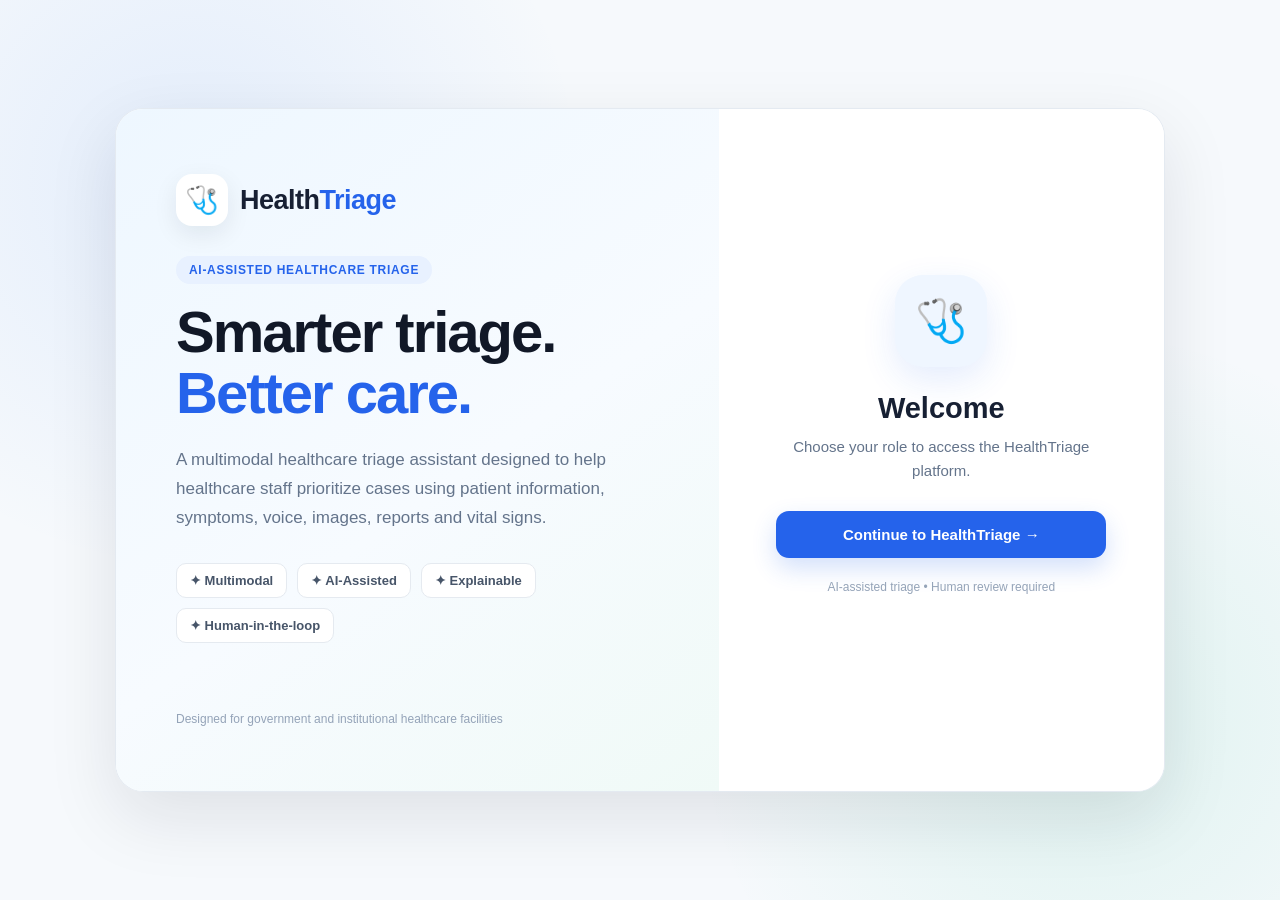
<file: frontend/index.html>
<!DOCTYPE html>
<html lang="en">
<head>
    <meta charset="UTF-8">
    <meta name="viewport" content="width=device-width, initial-scale=1.0">

    <title>HealthTriage | Smart Healthcare Triage</title>

    <link rel="stylesheet" href="css/style.css">

    <style>
        * {
            box-sizing: border-box;
        }

        body {
            margin: 0;
            min-height: 100vh;
            font-family: Arial, Helvetica, sans-serif;
            background:
                radial-gradient(circle at 15% 20%, rgba(59, 130, 246, 0.10), transparent 30%),
                radial-gradient(circle at 85% 80%, rgba(16, 185, 129, 0.10), transparent 30%),
                #f6f9fc;
            color: #172033;
        }

        .landing-page {
            min-height: 100vh;
            display: flex;
            align-items: center;
            justify-content: center;
            padding: 40px 24px;
        }

        .landing-card {
            width: min(1050px, 100%);
            min-height: 590px;
            background: rgba(255, 255, 255, 0.94);
            border: 1px solid rgba(226, 232, 240, 0.9);
            border-radius: 28px;
            box-shadow: 0 25px 70px rgba(15, 23, 42, 0.10);
            overflow: hidden;
            display: grid;
            grid-template-columns: 1.15fr 0.85fr;
        }

        /* LEFT SIDE */

        .landing-left {
            padding: 65px 60px;
            display: flex;
            flex-direction: column;
            justify-content: center;
            background:
                linear-gradient(
                    145deg,
                    #eef7ff 0%,
                    #f7fbff 55%,
                    #f0faf7 100%
                );
        }

        .brand {
            display: flex;
            align-items: center;
            gap: 12px;
            margin-bottom: 30px;
        }

        .brand-icon {
            width: 52px;
            height: 52px;
            border-radius: 16px;
            display: flex;
            align-items: center;
            justify-content: center;
            background: #ffffff;
            font-size: 27px;
            box-shadow: 0 8px 25px rgba(15, 23, 42, 0.08);
        }

        .brand-name {
            font-size: 27px;
            font-weight: 750;
            letter-spacing: -0.5px;
        }

        .brand-name span {
            color: #2563eb;
        }

        .eyebrow {
            display: inline-flex;
            width: fit-content;
            padding: 7px 13px;
            border-radius: 999px;
            background: #e8f1ff;
            color: #2563eb;
            font-size: 12px;
            font-weight: 700;
            letter-spacing: 0.7px;
            text-transform: uppercase;
            margin-bottom: 18px;
        }

        .landing-left h1 {
            margin: 0;
            max-width: 590px;
            font-size: clamp(38px, 5vw, 58px);
            line-height: 1.05;
            letter-spacing: -2px;
            color: #111827;
        }

        .landing-left h1 span {
            color: #2563eb;
        }

        .description {
            max-width: 570px;
            margin: 22px 0 30px;
            font-size: 17px;
            line-height: 1.7;
            color: #64748b;
        }

        .features {
            display: flex;
            flex-wrap: wrap;
            gap: 10px;
            margin-bottom: 34px;
        }

        .feature {
            padding: 9px 13px;
            border-radius: 10px;
            background: #ffffff;
            border: 1px solid #e5eaf0;
            color: #475569;
            font-size: 13px;
            font-weight: 600;
        }

        /* RIGHT SIDE */

        .landing-right {
            padding: 55px 48px;
            display: flex;
            align-items: center;
            justify-content: center;
            background: #ffffff;
        }

        .welcome-box {
            width: 100%;
            max-width: 330px;
            text-align: center;
        }

        .medical-icon {
            width: 92px;
            height: 92px;
            margin: 0 auto 25px;
            border-radius: 28px;
            display: flex;
            align-items: center;
            justify-content: center;
            background: #eff6ff;
            font-size: 42px;
            box-shadow:
                0 12px 35px rgba(37, 99, 235, 0.12);
        }

        .welcome-box h2 {
            margin: 0 0 10px;
            font-size: 29px;
            color: #172033;
        }

        .welcome-box p {
            margin: 0 auto 28px;
            color: #64748b;
            font-size: 15px;
            line-height: 1.6;
        }

        .continue-button {
            width: 100%;
            border: none;
            border-radius: 13px;
            padding: 15px 20px;
            background: #2563eb;
            color: white;
            font-size: 15px;
            font-weight: 700;
            cursor: pointer;
            transition:
                transform 0.2s ease,
                box-shadow 0.2s ease,
                background 0.2s ease;
            box-shadow: 0 10px 25px rgba(37, 99, 235, 0.20);
        }

        .continue-button:hover {
            background: #1d4ed8;
            transform: translateY(-2px);
            box-shadow: 0 14px 30px rgba(37, 99, 235, 0.25);
        }

        .continue-button:active {
            transform: translateY(0);
        }

        .privacy-note {
            margin-top: 20px !important;
            font-size: 12px !important;
            color: #94a3b8 !important;
        }

        .footer-note {
            margin-top: 35px;
            font-size: 12px;
            color: #94a3b8;
        }

        @media (max-width: 800px) {

            .landing-card {
                grid-template-columns: 1fr;
            }

            .landing-left {
                padding: 45px 30px;
            }

            .landing-right {
                padding: 40px 30px 50px;
            }

            .landing-left h1 {
                font-size: 42px;
            }
        }

        @media (max-width: 480px) {

            .landing-page {
                padding: 15px;
            }

            .landing-card {
                border-radius: 20px;
            }

            .landing-left {
                padding: 35px 24px;
            }

            .landing-right {
                padding: 35px 24px 40px;
            }

            .landing-left h1 {
                font-size: 36px;
                letter-spacing: -1px;
            }

            .description {
                font-size: 15px;
            }
        }
    </style>
</head>

<body>

    <main class="landing-page">

        <section class="landing-card">

            <!-- LEFT -->
            <div class="landing-left">

                <div class="brand">
                    <div class="brand-icon">🩺</div>

                    <div class="brand-name">
                        Health<span>Triage</span>
                    </div>
                </div>

                <div class="eyebrow">
                    AI-assisted healthcare triage
                </div>

                <h1>
                    Smarter triage.<br>
                    <span>Better care.</span>
                </h1>

                <p class="description">
                    A multimodal healthcare triage assistant designed
                    to help healthcare staff prioritize cases using
                    patient information, symptoms, voice, images,
                    reports and vital signs.
                </p>

                <div class="features">

                    <div class="feature">
                        ✦ Multimodal
                    </div>

                    <div class="feature">
                        ✦ AI-Assisted
                    </div>

                    <div class="feature">
                        ✦ Explainable
                    </div>

                    <div class="feature">
                        ✦ Human-in-the-loop
                    </div>

                </div>

                <div class="footer-note">
                    Designed for government and institutional healthcare facilities
                </div>

            </div>


            <!-- RIGHT -->
            <div class="landing-right">

                <div class="welcome-box">

                    <div class="medical-icon">
                        🩺
                    </div>

                    <h2>
                        Welcome
                    </h2>

                    <p>
                        Choose your role to access the
                        HealthTriage platform.
                    </p>

                    <button
                        class="continue-button"
                        onclick="window.location.href='login.html'"
                    >
                        Continue to HealthTriage →
                    </button>

                    <p class="privacy-note">
                        AI-assisted triage • Human review required
                    </p>

                </div>

            </div>

        </section>

    </main>

</body>
</html>
</file>
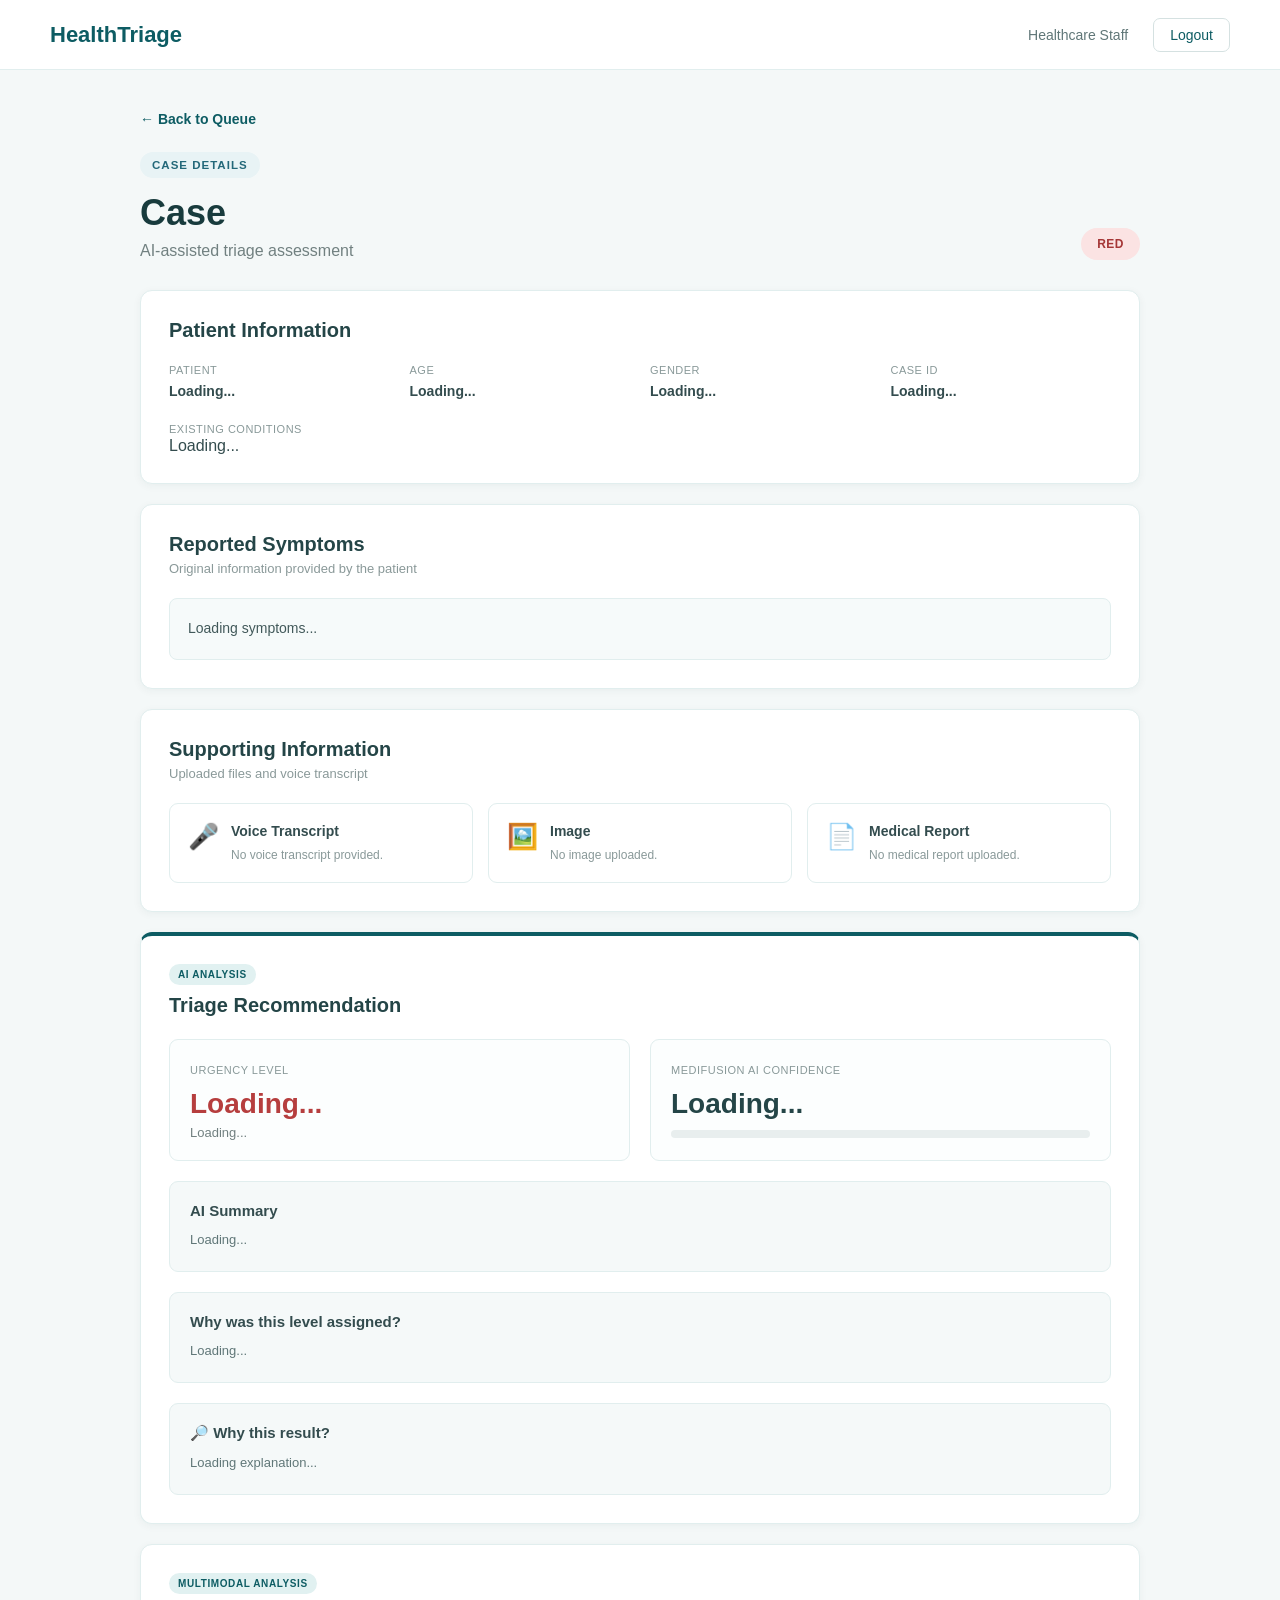
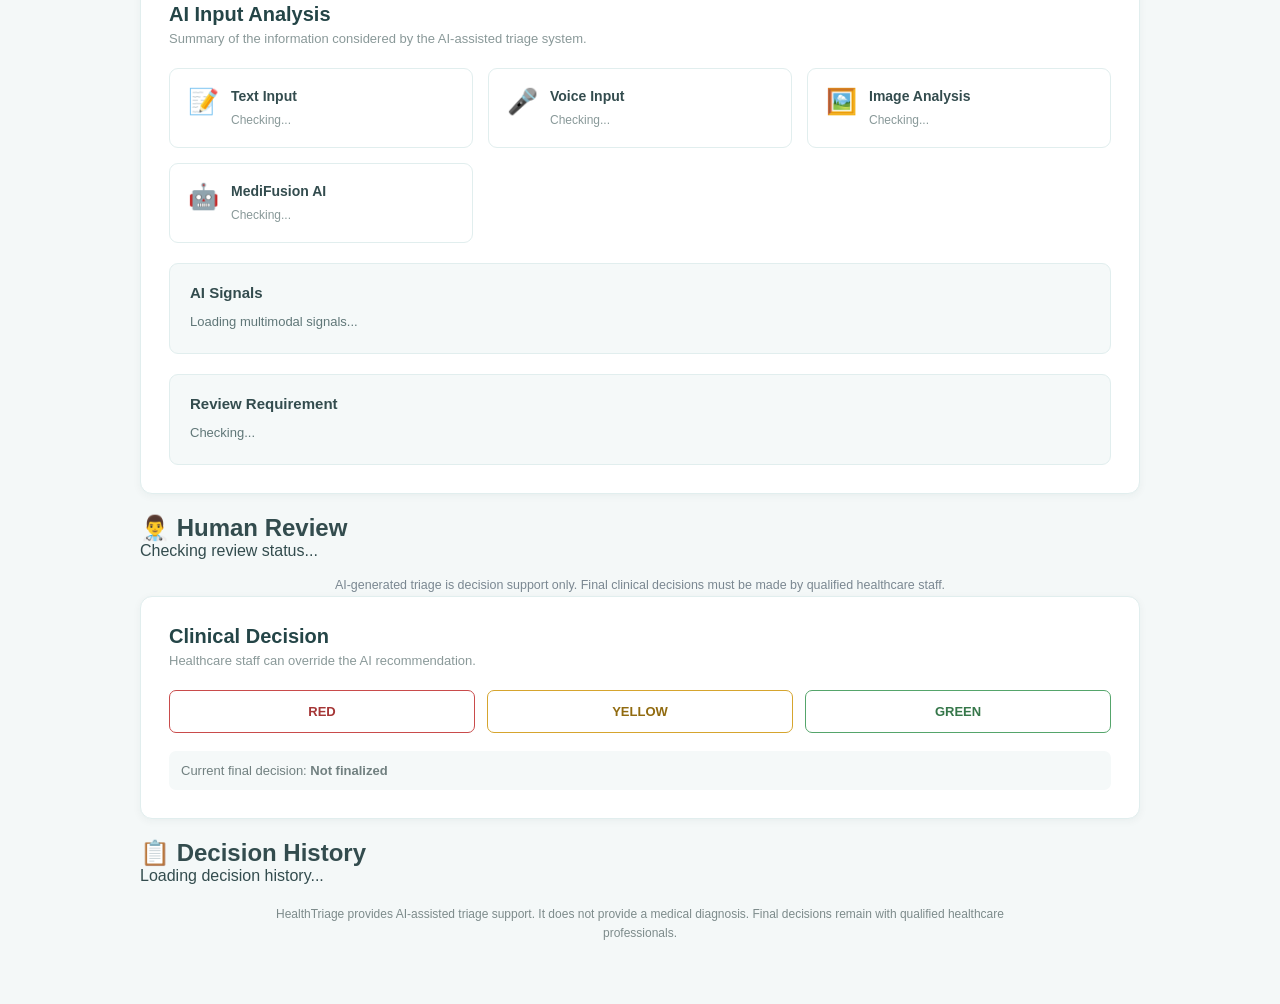
<file: frontend/case.html>
<!DOCTYPE html>
<html lang="en">

<head>
    <meta charset="UTF-8">
    <meta name="viewport" content="width=device-width, initial-scale=1.0">

    <title>Case Details | HealthTriage</title>

    <link rel="stylesheet" href="css/style.css">
</head>


<body>

    <!-- HEADER -->

    <header class="dashboard-header">

        <div class="dashboard-logo">
            HealthTriage
        </div>

        <div class="dashboard-header-right">

            <span>
                Healthcare Staff
            </span>

            <button onclick="logout()">
                Logout
            </button>

        </div>

    </header>



    <!-- MAIN -->

    <main class="case-main">

        <div class="case-container">


            <!-- BACK -->

            <button
                class="back-button"
                onclick="goBack()">

                ← Back to Queue

            </button>



            <!-- TITLE -->

            <div class="case-heading">

                <div>

                    <span class="page-badge">
                        CASE DETAILS
                    </span>

                    <h1 id="caseTitle">
                        Case
                    </h1>

                    <p>
                        AI-assisted triage assessment
                    </p>

                </div>


                <span
                    id="priorityBadge"
                    class="priority-badge priority-red">

                    RED

                </span>

            </div>



            <!-- PATIENT INFORMATION -->

            <section class="case-card">

                <div class="case-card-title">

                    <h2>
                        Patient Information
                    </h2>

                </div>


                <div class="patient-info-grid">


                    <!-- PATIENT -->

                    <div>

                        <span class="info-label">
                            Patient
                        </span>

                        <strong id="patientName">
                            Loading...
                        </strong>

                    </div>


                    <!-- AGE -->

                    <div>

                        <span class="info-label">
                            Age
                        </span>

                        <strong id="patientAge">
                            Loading...
                        </strong>

                    </div>


                    <!-- GENDER -->

                    <div>

                        <span class="info-label">
                            Gender
                        </span>

                        <strong id="patientGender">
                            Loading...
                        </strong>

                    </div>


                    <!-- CASE ID -->

                    <div>

                        <span class="info-label">
                            Case ID
                        </span>

                        <strong id="caseId">
                            Loading...
                        </strong>

                    </div>

                </div>


                <!-- EXISTING CONDITIONS -->

                <div style="margin-top: 20px;">

                    <span class="info-label">
                        Existing Conditions
                    </span>

                    <p id="existingConditions">
                        Loading...
                    </p>

                </div>

            </section>



            <!-- SYMPTOMS -->

            <section class="case-card">

                <div class="case-card-title">

                    <div>

                        <h2>
                            Reported Symptoms
                        </h2>

                        <p>
                            Original information provided by the patient
                        </p>

                    </div>

                </div>


                <div
                    id="symptoms"
                    class="symptom-display">

                    Loading symptoms...

                </div>

            </section>



            <!-- SUPPORTING INFORMATION -->

            <section class="case-card">

                <div class="case-card-title">

                    <div>

                        <h2>
                            Supporting Information
                        </h2>

                        <p>
                            Uploaded files and voice transcript
                        </p>

                    </div>

                </div>


                <div class="support-grid">


                    <!-- VOICE -->

                    <div class="support-item">

                        <div class="support-icon">
                            🎤
                        </div>

                        <div>

                            <strong>
                                Voice Transcript
                            </strong>

                            <p id="voiceTranscript">
                                No voice transcript provided.
                            </p>

                        </div>

                    </div>



                    <!-- IMAGE -->

                    <div class="support-item">

                        <div class="support-icon">
                            🖼️
                        </div>

                        <div>

                            <strong>
                                Image
                            </strong>

                            <div id="imageSupport">

                                <p>
                                    No image uploaded.
                                </p>

                            </div>

                        </div>

                    </div>



                    <!-- MEDICAL REPORT -->

                    <div class="support-item">

                        <div class="support-icon">
                            📄
                        </div>

                        <div>

                            <strong>
                                Medical Report
                            </strong>

                            <div id="reportSupport">

                                <p>
                                    No medical report uploaded.
                                </p>

                            </div>

                        </div>

                    </div>

                </div>

            </section>



            <!-- AI ASSESSMENT -->

            <section class="case-card ai-card">

                <div class="case-card-title">

                    <div>

                        <span class="ai-label">
                            AI ANALYSIS
                        </span>

                        <h2>
                            Triage Recommendation
                        </h2>

                    </div>

                </div>



                <div class="ai-result-grid">


                    <!-- LEVEL -->

                    <div class="ai-result-box">

                        <span class="info-label">
                            Urgency Level
                        </span>


                        <div
                            id="aiLevel"
                            class="large-priority red-text">

                            Loading...

                        </div>


                        <p id="triageLevel">
                            Loading...

                        </p>

                    </div>



                    <!-- CONFIDENCE -->

                    <div class="ai-result-box">

                        <span class="info-label">
                        MediFusion AI Confidence
                        </span>


                        <div
                            id="confidence"
                            class="confidence-number">

                            Loading...

                        </div>


                        <div class="confidence-bar">

                            <div
                                id="confidenceFill"
                                class="confidence-fill"
                                style="width: 0%;">

                            </div>

                        </div>

                    </div>

                </div>



                <!-- SUMMARY -->

                <div class="reasoning-box">

                    <h3>
                        AI Summary
                    </h3>

                    <p id="summary">
                        Loading...
                    </p>

                </div>



                <!-- REASONING -->

                <div class="reasoning-box">

                    <h3>
                        Why was this level assigned?
                    </h3>

                    <p id="reasoning">
                        Loading...
                    </p>

                </div>



                <!-- DETECTED FACTORS / EXPLAINABILITY -->

                <div class="reasoning-box">

                    <h3>
                        🔎 Why this result?
                    </h3>

                    <div id="detectedFactors">

                        <p>
                            Loading explanation...
                        </p>

                    </div>

                </div>

            </section>
            <!-- =====================================================
     MULTIMODAL ANALYSIS
===================================================== -->

            <section class="case-card">

                <div class="case-card-title">

                    <div>

                        <span class="ai-label">
                            MULTIMODAL ANALYSIS
                        </span>

                        <h2>
                            AI Input Analysis
                        </h2>

                        <p>
                            Summary of the information considered by the
                            AI-assisted triage system.
                        </p>

                    </div>

                </div>


                <div class="support-grid">


                    <!-- TEXT -->

                    <div class="support-item">

                        <div class="support-icon">
                            📝
                        </div>

                        <div>

                            <strong>
                                Text Input
                            </strong>

                            <p id="multimodalTextStatus">
                                Checking...
                            </p>

                        </div>

                    </div>


                    <!-- VOICE -->

                    <div class="support-item">

                        <div class="support-icon">
                            🎤
                        </div>

                        <div>

                            <strong>
                                Voice Input
                            </strong>

                            <p id="multimodalVoiceStatus">
                                Checking...
                            </p>

                        </div>

                    </div>


                    <!-- IMAGE -->

                    <div class="support-item">

                        <div class="support-icon">
                            🖼️
                        </div>

                        <div>

                            <strong>
                                Image Analysis
                            </strong>

                            <p id="multimodalImageStatus">
                                Checking...
                            </p>

                        </div>

                    </div>


                    <!-- MEDIFUSION -->

                    <div class="support-item">

                        <div class="support-icon">
                            🤖
                        </div>

                        <div>

                            <strong>
                                MediFusion AI
                            </strong>

                            <p id="multimodalMediFusionStatus">
                                Checking...
                            </p>

                        </div>

                    </div>

                </div>


                <!-- AI SIGNALS -->

                <div class="reasoning-box">

                    <h3>
                        AI Signals
                    </h3>

                    <div id="multimodalSignals">

                        <p>
                            Loading multimodal signals...
                        </p>

                    </div>

                </div>


                <!-- MULTIMODAL SAFETY -->

                <div class="reasoning-box">

                    <h3>
                        Review Requirement
                    </h3>

                    <p id="multimodalReviewStatus">
                        Checking...
                    </p>

                </div>

            </section>
            <!-- =====================================================
     HUMAN REVIEW STATUS
===================================================== -->

<div class="card">

    <h2>👨‍⚕️ Human Review</h2>

    <div id="humanReviewStatus">
        Checking review status...
    </div>

    <p class="disclaimer">
        AI-generated triage is decision support only.
        Final clinical decisions must be made by qualified
        healthcare staff.
    </p>

</div>

            




            <!-- MANUAL OVERRIDE -->

            <section class="case-card">

                <div class="case-card-title">

                    <div>

                        <h2>
                            Clinical Decision
                        </h2>

                        <p>
                            Healthcare staff can override
                            the AI recommendation.
                        </p>

                    </div>

                </div>



                <div class="override-grid">


                    <button
                        class="override-button override-red"
                        onclick="setDecision('RED')">

                        RED

                    </button>


                    <button
                        class="override-button override-yellow"
                        onclick="setDecision('YELLOW')">

                        YELLOW

                    </button>


                    <button
                        class="override-button override-green"
                        onclick="setDecision('GREEN')">

                        GREEN

                    </button>

                </div>



                <div
                    id="decisionMessage"
                    class="decision-message">

                    Current final decision:

                    <strong id="finalDecision">
                        Not finalized
                    </strong>

                </div>

            </section>

<!-- =====================================================
     DECISION HISTORY
===================================================== -->

<div class="card">

    <h2>📋 Decision History</h2>

    <div id="auditHistory">
        <p>Loading decision history...</p>
    </div>

</div>

            <!-- DISCLAIMER -->

            <div class="case-disclaimer">

                HealthTriage provides AI-assisted triage support.
                It does not provide a medical diagnosis.
                Final decisions remain with qualified healthcare
                professionals.

            </div>


        </div>

    </main>



    <!-- JAVASCRIPT -->

    <script src="js/case.js"></script>

</body>

</html>
</file>
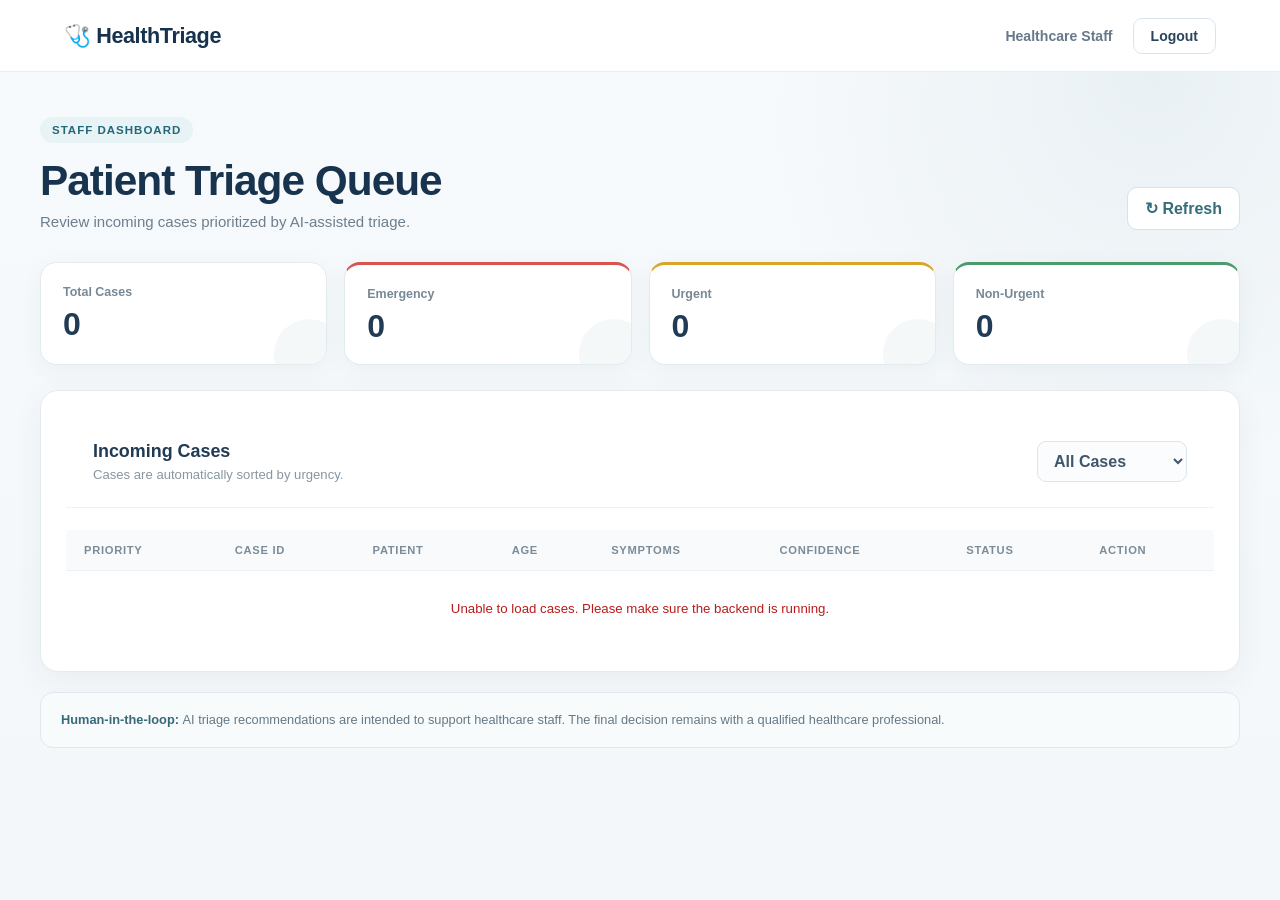
<file: frontend/dashboard.html>
<!DOCTYPE html>
<html lang="en">

<head>
    <meta charset="UTF-8">
    <meta name="viewport" content="width=device-width, initial-scale=1.0">

    <title>Staff Dashboard | HealthTriage</title>

    <link rel="stylesheet" href="css/style.css">

    <style>
        /* =====================================================
           STAFF DASHBOARD
           ===================================================== */

        .dashboard-main {
            min-height: calc(100vh - 72px);
            padding: 45px 20px 70px;
            background:
                radial-gradient(circle at 90% 0%, rgba(53, 112, 145, 0.07), transparent 28%),
                linear-gradient(180deg, #f7fafc 0%, #f3f7fa 100%);
        }

        .dashboard-container {
            width: min(1200px, 100%);
            margin: 0 auto;
        }


        /* HEADER */

        .dashboard-header {
            position: sticky;
            top: 0;
            z-index: 100;
            min-height: 72px;
            padding: 0 5%;
            display: flex;
            align-items: center;
            justify-content: space-between;
            background: rgba(255, 255, 255, 0.94);
            backdrop-filter: blur(14px);
            border-bottom: 1px solid #e8edf2;
        }

        .dashboard-logo {
            color: #17324d;
            font-size: 1.35rem;
            font-weight: 800;
            letter-spacing: -0.4px;
        }

        .dashboard-header-right {
            display: flex;
            align-items: center;
            gap: 20px;
        }

        .dashboard-header-right span {
            color: #66788a;
            font-size: 0.88rem;
            font-weight: 600;
        }

        .dashboard-header-right button {
            padding: 9px 17px;
            border: 1px solid #dce4eb;
            border-radius: 9px;
            background: #ffffff;
            color: #29445d;
            font-weight: 600;
            cursor: pointer;
            transition: 0.2s ease;
        }

        .dashboard-header-right button:hover {
            background: #f3f7fa;
            border-color: #c8d4df;
        }


        /* PAGE HEADING */

        .dashboard-heading {
            display: flex;
            align-items: flex-end;
            justify-content: space-between;
            gap: 20px;
            margin-bottom: 32px;
        }

        .dashboard-heading h1 {
            margin: 15px 0 8px;
            color: #18334d;
            font-size: clamp(2rem, 4vw, 2.65rem);
            line-height: 1.1;
            letter-spacing: -1px;
        }

        .dashboard-heading p {
            margin: 0;
            color: #6d7f8e;
            font-size: 0.94rem;
        }

        .refresh-button {
            flex: 0 0 auto;
            padding: 11px 17px;
            border: 1px solid #d7e2e7;
            border-radius: 10px;
            background: #ffffff;
            color: #356d7a;
            font-weight: 700;
            cursor: pointer;
            transition: 0.2s ease;
        }

        .refresh-button:hover {
            background: #f1f7f8;
            border-color: #b9d1d7;
            transform: translateY(-1px);
        }


        /* =====================================================
           SUMMARY CARDS
           ===================================================== */

        .summary-grid {
            display: grid;
            grid-template-columns: repeat(4, 1fr);
            gap: 17px;
            margin-bottom: 25px;
        }

        .summary-card {
            position: relative;
            overflow: hidden;
            padding: 22px;
            background: #ffffff;
            border: 1px solid #e3ebef;
            border-radius: 16px;
            box-shadow: 0 7px 25px rgba(31, 53, 72, 0.05);
        }

        .summary-card::after {
            content: "";
            position: absolute;
            right: -18px;
            bottom: -25px;
            width: 70px;
            height: 70px;
            border-radius: 50%;
            background: #eef4f6;
            opacity: 0.65;
        }

        .summary-label {
            position: relative;
            z-index: 1;
            margin-bottom: 9px;
            color: #778995;
            font-size: 0.78rem;
            font-weight: 700;
        }

        .summary-number {
            position: relative;
            z-index: 1;
            color: #203b53;
            font-size: 2rem;
            font-weight: 800;
            line-height: 1;
        }

        .red-card {
            border-top: 3px solid #d9534f;
        }

        .yellow-card {
            border-top: 3px solid #d8a52b;
        }

        .green-card {
            border-top: 3px solid #4a9a6b;
        }


        /* =====================================================
           QUEUE
           ===================================================== */

        .queue-section {
            overflow: hidden;
            background: #ffffff;
            border: 1px solid #e3ebef;
            border-radius: 18px;
            box-shadow: 0 8px 30px rgba(31, 53, 72, 0.055);
        }

        .queue-header {
            display: flex;
            align-items: center;
            justify-content: space-between;
            gap: 20px;
            padding: 25px 27px;
            border-bottom: 1px solid #edf1f3;
        }

        .queue-header h2 {
            margin: 0 0 5px;
            color: #203b53;
            font-size: 1.12rem;
        }

        .queue-header p {
            margin: 0;
            color: #8796a1;
            font-size: 0.82rem;
        }

        #filterSelect {
            min-width: 150px;
            padding: 10px 12px;
            border: 1px solid #dce5eb;
            border-radius: 9px;
            background: #fbfcfd;
            color: #40566a;
            font-family: inherit;
            font-weight: 600;
            cursor: pointer;
        }

        #filterSelect:focus {
            outline: none;
            border-color: #4d92a0;
            box-shadow: 0 0 0 4px rgba(77, 146, 160, 0.10);
        }


        /* =====================================================
           TABLE
           ===================================================== */

        .case-table-wrapper {
            overflow-x: auto;
        }

        .case-table {
            width: 100%;
            min-width: 900px;
            border-collapse: collapse;
        }

        .case-table th {
            padding: 14px 18px;
            background: #f8fafb;
            color: #7b8c98;
            font-size: 0.7rem;
            font-weight: 800;
            letter-spacing: 0.7px;
            text-align: left;
            text-transform: uppercase;
            white-space: nowrap;
        }

        .case-table td {
            padding: 17px 18px;
            border-top: 1px solid #edf1f3;
            color: #526877;
            font-size: 0.83rem;
            vertical-align: middle;
        }

        .case-table tbody tr {
            transition: background 0.18s ease;
        }

        .case-table tbody tr:hover {
            background: #f8fbfc;
        }


        /* =====================================================
           HUMAN REVIEW NOTE
           ===================================================== */

        .dashboard-note {
            margin-top: 20px;
            padding: 17px 20px;
            border: 1px solid #dfe8ec;
            border-radius: 13px;
            background: #f8fbfc;
            color: #647987;
            font-size: 0.8rem;
            line-height: 1.6;
        }

        .dashboard-note strong {
            color: #376979;
        }


        /* =====================================================
           RESPONSIVE
           ===================================================== */

        @media (max-width: 850px) {

            .summary-grid {
                grid-template-columns: repeat(2, 1fr);
            }

            .dashboard-heading {
                align-items: flex-start;
                flex-direction: column;
            }

            .refresh-button {
                align-self: flex-start;
            }
        }


        @media (max-width: 600px) {

            .dashboard-header {
                padding: 0 18px;
            }

            .dashboard-header-right {
                gap: 9px;
            }

            .dashboard-header-right span {
                display: none;
            }

            .dashboard-main {
                padding: 32px 14px 55px;
            }

            .summary-grid {
                grid-template-columns: 1fr 1fr;
                gap: 11px;
            }

            .summary-card {
                padding: 18px;
            }

            .summary-number {
                font-size: 1.7rem;
            }

            .queue-header {
                align-items: flex-start;
                flex-direction: column;
                padding: 21px;
            }

            #filterSelect {
                width: 100%;
            }

            .dashboard-note {
                font-size: 0.77rem;
            }
        }
    </style>

</head>


<body>


    <!-- HEADER -->

    <header class="dashboard-header">

        <div class="dashboard-logo">
            🩺 HealthTriage
        </div>

        <div class="dashboard-header-right">

            <span>
                Healthcare Staff
            </span>

            <button onclick="logout()">
                Logout
            </button>

        </div>

    </header>



    <!-- MAIN -->

    <main class="dashboard-main">

        <div class="dashboard-container">


            <!-- PAGE TITLE -->

            <div class="dashboard-heading">

                <div>

                    <span class="page-badge">
                        STAFF DASHBOARD
                    </span>

                    <h1>
                        Patient Triage Queue
                    </h1>

                    <p>
                        Review incoming cases prioritized by
                        AI-assisted triage.
                    </p>

                </div>

                <button
                    class="refresh-button"
                    onclick="loadCases()">

                    ↻ Refresh

                </button>

            </div>



            <!-- SUMMARY CARDS -->

            <div class="summary-grid">

                <div class="summary-card">

                    <div class="summary-label">
                        Total Cases
                    </div>

                    <div
                        class="summary-number"
                        id="totalCases">

                        0

                    </div>

                </div>


                <div class="summary-card red-card">

                    <div class="summary-label">
                        Emergency
                    </div>

                    <div
                        class="summary-number"
                        id="emergencyCases">

                        0

                    </div>

                </div>


                <div class="summary-card yellow-card">

                    <div class="summary-label">
                        Urgent
                    </div>

                    <div
                        class="summary-number"
                        id="urgentCases">

                        0

                    </div>

                </div>


                <div class="summary-card green-card">

                    <div class="summary-label">
                        Non-Urgent
                    </div>

                    <div
                        class="summary-number"
                        id="nonUrgentCases">

                        0

                    </div>

                </div>

            </div>



            <!-- QUEUE -->

            <section class="queue-section">

                <div class="queue-header">

                    <div>

                        <h2>
                            Incoming Cases
                        </h2>

                        <p>
                            Cases are automatically sorted by urgency.
                        </p>

                    </div>


                    <select
                        id="filterSelect"
                        onchange="filterCases(this.value)">

                        <option value="all">
                            All Cases
                        </option>

                        <option value="red">
                            Emergency
                        </option>

                        <option value="yellow">
                            Urgent
                        </option>

                        <option value="green">
                            Non-Urgent
                        </option>

                    </select>

                </div>



                <!-- CASE TABLE -->

                <div class="case-table-wrapper">

                    <table class="case-table">

                        <thead>

                            <tr>

                                <th>Priority</th>
                                <th>Case ID</th>
                                <th>Patient</th>
                                <th>Age</th>
                                <th>Symptoms</th>
                                <th>Confidence</th>
                                <th>Status</th>
                                <th>Action</th>

                            </tr>

                        </thead>


                        <tbody id="caseTableBody">

                            <tr>

                                <td
                                    colspan="8"
                                    style="text-align:center; padding:30px;">

                                    Loading cases...

                                </td>

                            </tr>

                        </tbody>

                    </table>

                </div>

            </section>



            <!-- SAFETY NOTE -->

            <div class="dashboard-note">

                <strong>
                    Human-in-the-loop:
                </strong>

                AI triage recommendations are intended to support
                healthcare staff. The final decision remains with a
                qualified healthcare professional.

            </div>


        </div>

    </main>



    <!-- JAVASCRIPT -->

    <script src="js/dashboard.js?v=2"></script>

</body>

</html>
</file>
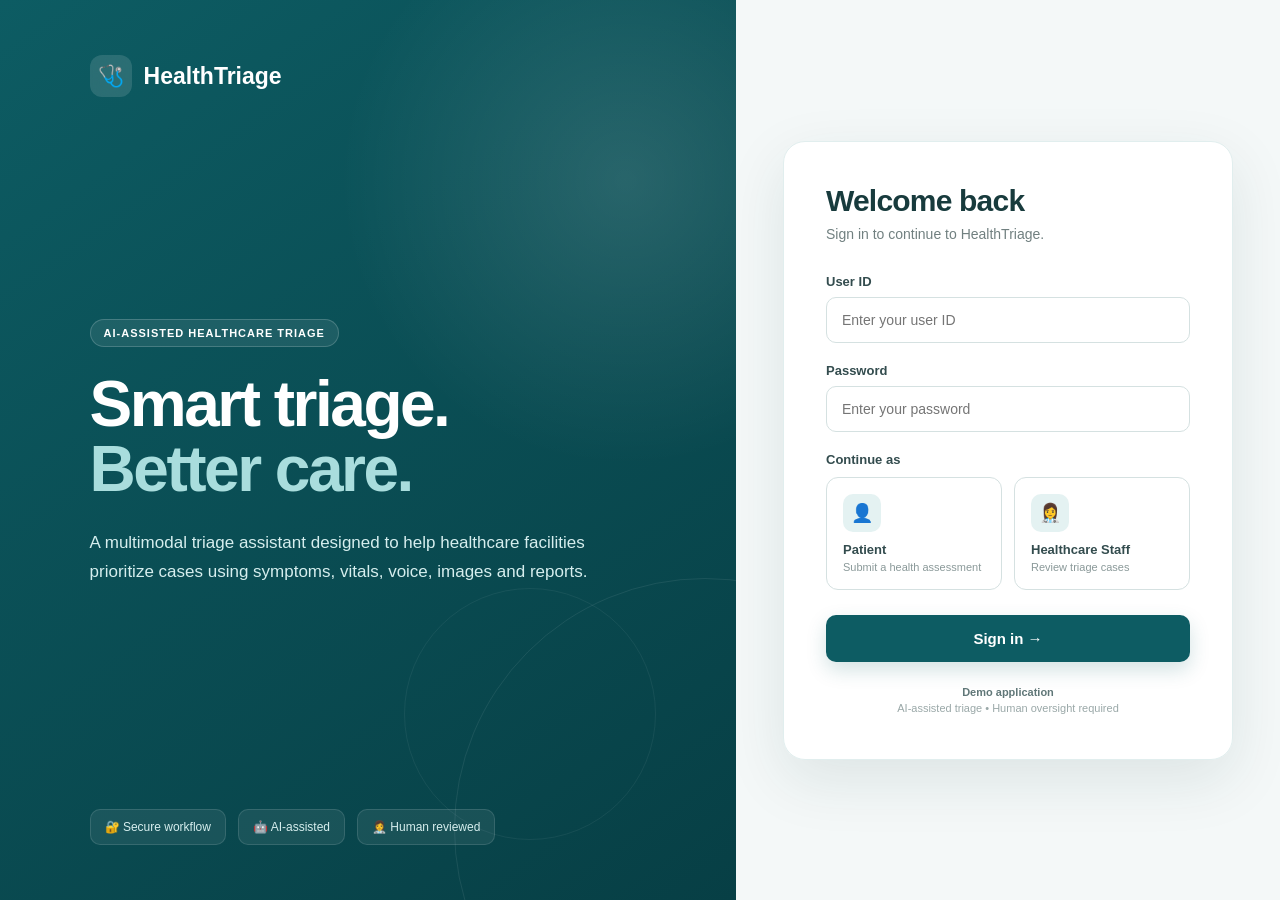
<file: frontend/login.html>
<!DOCTYPE html>
<html lang="en">
<head>
    <meta charset="UTF-8">
    <meta name="viewport" content="width=device-width, initial-scale=1.0">

    <title>HealthTriage | Sign In</title>

    <link rel="stylesheet" href="css/style.css">

    <style>
        /* =================================================
           MODERN LOGIN PAGE
           ================================================= */

        .modern-login {
            min-height: 100vh;
            display: grid;
            grid-template-columns: 1.15fr 0.85fr;
            background: #f4f8f8;
        }

        /* LEFT */

        .modern-hero {
            position: relative;
            overflow: hidden;

            padding: 55px 7vw;

            background:
                radial-gradient(
                    circle at 85% 20%,
                    rgba(255,255,255,0.12),
                    transparent 30%
                ),
                linear-gradient(
                    145deg,
                    #0d5c63,
                    #073f45
                );

            color: white;

            display: flex;
            flex-direction: column;
            justify-content: space-between;
        }

        .modern-hero::before {
            content: "";
            position: absolute;

            width: 500px;
            height: 500px;

            border: 1px solid rgba(255,255,255,0.08);
            border-radius: 50%;

            right: -220px;
            bottom: -180px;
        }

        .modern-hero::after {
            content: "";
            position: absolute;

            width: 250px;
            height: 250px;

            border: 1px solid rgba(255,255,255,0.06);
            border-radius: 50%;

            right: 80px;
            bottom: 60px;
        }

        .brand {
            position: relative;
            z-index: 2;

            display: flex;
            align-items: center;
            gap: 12px;

            font-size: 23px;
            font-weight: 700;
        }

        .brand-icon {
            width: 42px;
            height: 42px;

            display: flex;
            align-items: center;
            justify-content: center;

            border-radius: 12px;

            background: rgba(255,255,255,0.13);
            backdrop-filter: blur(10px);

            font-size: 21px;
        }

        .hero-content {
            position: relative;
            z-index: 2;

            max-width: 650px;
        }

        .hero-tag {
            display: inline-block;

            padding: 7px 13px;

            margin-bottom: 25px;

            border: 1px solid rgba(255,255,255,0.18);
            border-radius: 30px;

            background: rgba(255,255,255,0.08);

            font-size: 11px;
            font-weight: 600;
            letter-spacing: 1px;
            text-transform: uppercase;
        }

        .hero-content h1 {
            font-size: clamp(48px, 5vw, 72px);
            line-height: 1.02;
            letter-spacing: -2.5px;

            margin-bottom: 25px;
        }

        .hero-content h1 span {
            color: #a9dddd;
        }

        .hero-content p {
            max-width: 570px;

            font-size: 17px;
            line-height: 1.75;

            color: #d6eeee;
        }

        .hero-features {
            position: relative;
            z-index: 2;

            display: flex;
            gap: 12px;
            flex-wrap: wrap;
        }

        .hero-feature {
            padding: 10px 14px;

            border: 1px solid rgba(255,255,255,0.12);
            border-radius: 10px;

            background: rgba(255,255,255,0.07);

            color: #d6eeee;

            font-size: 12px;
        }

        /* RIGHT */

        .modern-login-panel {
            display: flex;
            align-items: center;
            justify-content: center;

            padding: 45px;
        }

        .modern-login-card {
            width: 100%;
            max-width: 450px;

            padding: 42px;

            background: rgba(255,255,255,0.96);

            border: 1px solid #e1eeee;
            border-radius: 22px;

            box-shadow:
                0 20px 60px rgba(24,59,61,0.10);
        }

        .modern-login-card h2 {
            color: #183b3d;

            font-size: 30px;
            letter-spacing: -0.8px;

            margin-bottom: 8px;
        }

        .modern-login-card .welcome-text {
            color: #718080;

            font-size: 14px;

            margin-bottom: 32px;
        }

        .modern-field {
            margin-bottom: 20px;
        }

        .modern-field label {
            display: block;

            margin-bottom: 8px;

            color: #334c4e;

            font-size: 13px;
            font-weight: 600;
        }

        .modern-field input {
            width: 100%;

            padding: 14px 15px;

            border: 1px solid #d5e1e1;
            border-radius: 10px;

            outline: none;

            font-size: 14px;

            transition: 0.2s ease;
        }

        .modern-field input:focus {
            border-color: #0d5c63;

            box-shadow:
                0 0 0 4px rgba(13,92,99,0.08);
        }

        .modern-role-title {
            color: #334c4e;

            font-size: 13px;
            font-weight: 600;

            margin-bottom: 10px;
        }

        .modern-role-options {
            display: grid;
            grid-template-columns: 1fr 1fr;
            gap: 12px;

            margin-bottom: 25px;
        }

        .modern-role {
            position: relative;

            padding: 16px;

            border: 1px solid #d5e1e1;
            border-radius: 12px;

            cursor: pointer;

            transition: 0.2s ease;
        }

        .modern-role:hover {
            border-color: #0d5c63;
            background: #f7fbfb;
        }

        .modern-role input {
            position: absolute;
            opacity: 0;
        }

        .modern-role-icon {
            display: block;

            width: 38px;
            height: 38px;

            display: flex;
            align-items: center;
            justify-content: center;

            border-radius: 10px;

            background: #e4f2f2;

            margin-bottom: 10px;

            font-size: 18px;
        }

        .modern-role strong {
            display: block;

            color: #334c4e;

            font-size: 13px;
        }

        .modern-role small {
            display: block;

            margin-top: 4px;

            color: #8a9999;

            font-size: 11px;
        }

        .modern-signin {
            width: 100%;

            padding: 15px;

            border: none;
            border-radius: 10px;

            background: #0d5c63;
            color: white;

            font-size: 15px;
            font-weight: 700;

            cursor: pointer;

            box-shadow:
                0 8px 20px rgba(13,92,99,0.18);

            transition: 0.2s ease;
        }

        .modern-signin:hover {
            background: #08494f;
            transform: translateY(-2px);

            box-shadow:
                0 11px 25px rgba(13,92,99,0.22);
        }

        .modern-note {
            text-align: center;

            margin-top: 22px;

            color: #9aa8a8;

            font-size: 11px;
            line-height: 1.5;
        }

        .modern-note strong {
            color: #607778;
        }


        /* MOBILE */

        @media (max-width: 850px) {

            .modern-login {
                grid-template-columns: 1fr;
            }

            .modern-hero {
                min-height: 48vh;
                padding: 35px 25px;
            }

            .hero-content h1 {
                font-size: 48px;
            }

            .modern-login-panel {
                padding: 25px;
            }
        }

        @media (max-width: 500px) {

            .modern-hero {
                min-height: 45vh;
            }

            .hero-content h1 {
                font-size: 40px;
            }

            .hero-content p {
                font-size: 14px;
            }

            .modern-login-card {
                padding: 28px 22px;
                border-radius: 16px;
            }

            .modern-role-options {
                grid-template-columns: 1fr;
            }
        }
    </style>
</head>

<body>

<div class="modern-login">

    <!-- LEFT HERO -->

    <section class="modern-hero">

        <div class="brand">
            <div class="brand-icon">🩺</div>
            <span>HealthTriage</span>
        </div>


        <div class="hero-content">

            <div class="hero-tag">
                AI-assisted healthcare triage
            </div>

            <h1>
                Smart triage.<br>
                <span>Better care.</span>
            </h1>

            <p>
                A multimodal triage assistant designed to help
                healthcare facilities prioritize cases using
                symptoms, vitals, voice, images and reports.
            </p>

        </div>


        <div class="hero-features">

            <div class="hero-feature">
                🔐 Secure workflow
            </div>

            <div class="hero-feature">
                🤖 AI-assisted
            </div>

            <div class="hero-feature">
                👩‍⚕️ Human reviewed
            </div>

        </div>

    </section>


    <!-- RIGHT LOGIN -->

    <section class="modern-login-panel">

        <div class="modern-login-card">

            <h2>Welcome back</h2>

            <p class="welcome-text">
                Sign in to continue to HealthTriage.
            </p>


            <form id="loginForm">

                <div class="modern-field">

                    <label for="userId">
                        User ID
                    </label>

                    <input
                        type="text"
                        id="userId"
                        placeholder="Enter your user ID"
                        required
                    >

                </div>


                <div class="modern-field">

                    <label for="password">
                        Password
                    </label>

                    <input
                        type="password"
                        id="password"
                        placeholder="Enter your password"
                        required
                    >

                </div>


                <div class="modern-role-title">
                    Continue as
                </div>


                <div class="modern-role-options">

                    <label class="modern-role">

                        <input
                            type="radio"
                            name="role"
                            value="patient"
                            checked
                        >

                        <span class="modern-role-icon">
                            👤
                        </span>

                        <strong>Patient</strong>

                        <small>
                            Submit a health assessment
                        </small>

                    </label>


                    <label class="modern-role">

                        <input
                            type="radio"
                            name="role"
                            value="staff"
                        >

                        <span class="modern-role-icon">
                            👩‍⚕️
                        </span>

                        <strong>Healthcare Staff</strong>

                        <small>
                            Review triage cases
                        </small>

                    </label>

                </div>


                <button
                    type="submit"
                    class="modern-signin"
                >
                    Sign in →
                </button>

            </form>


            <div class="modern-note">
                <strong>Demo application</strong><br>
                AI-assisted triage • Human oversight required
            </div>

        </div>

    </section>

</div>


<script src="js/login.js"></script>

</body>
</html>
</file>
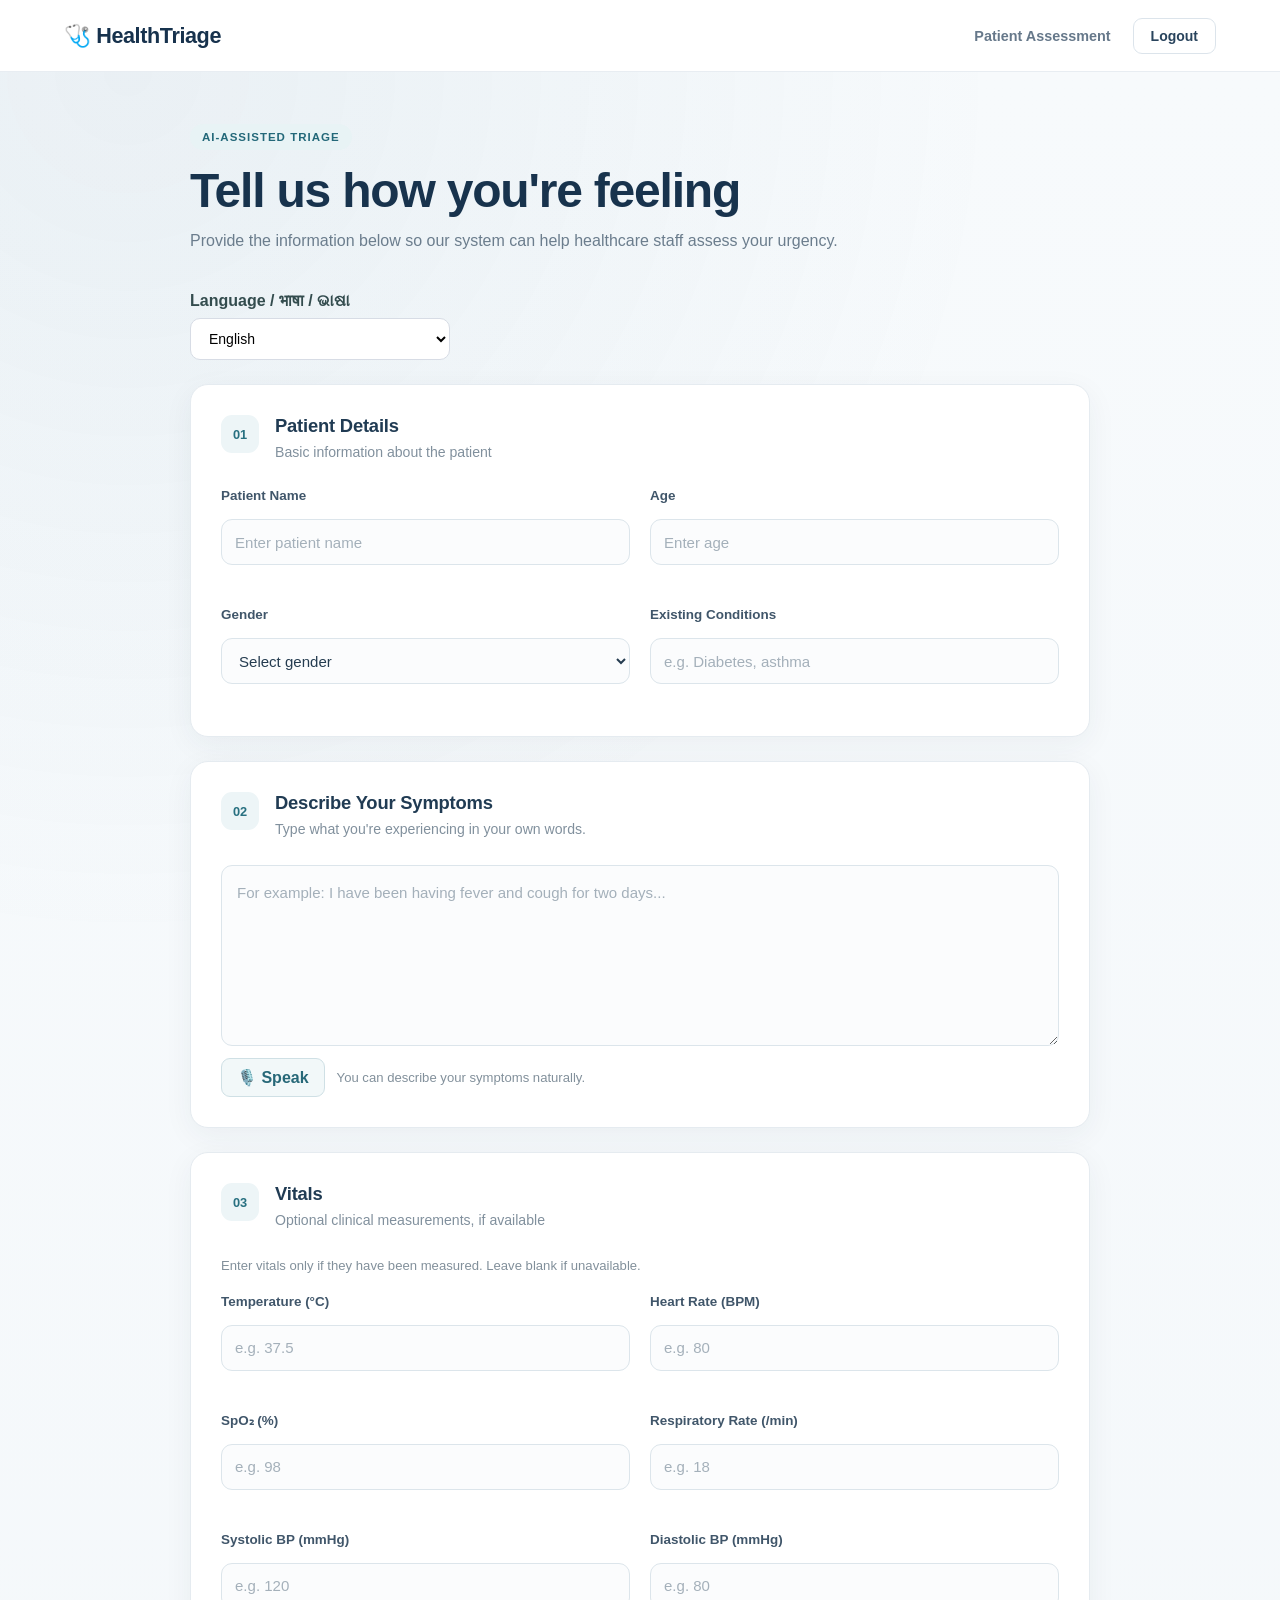
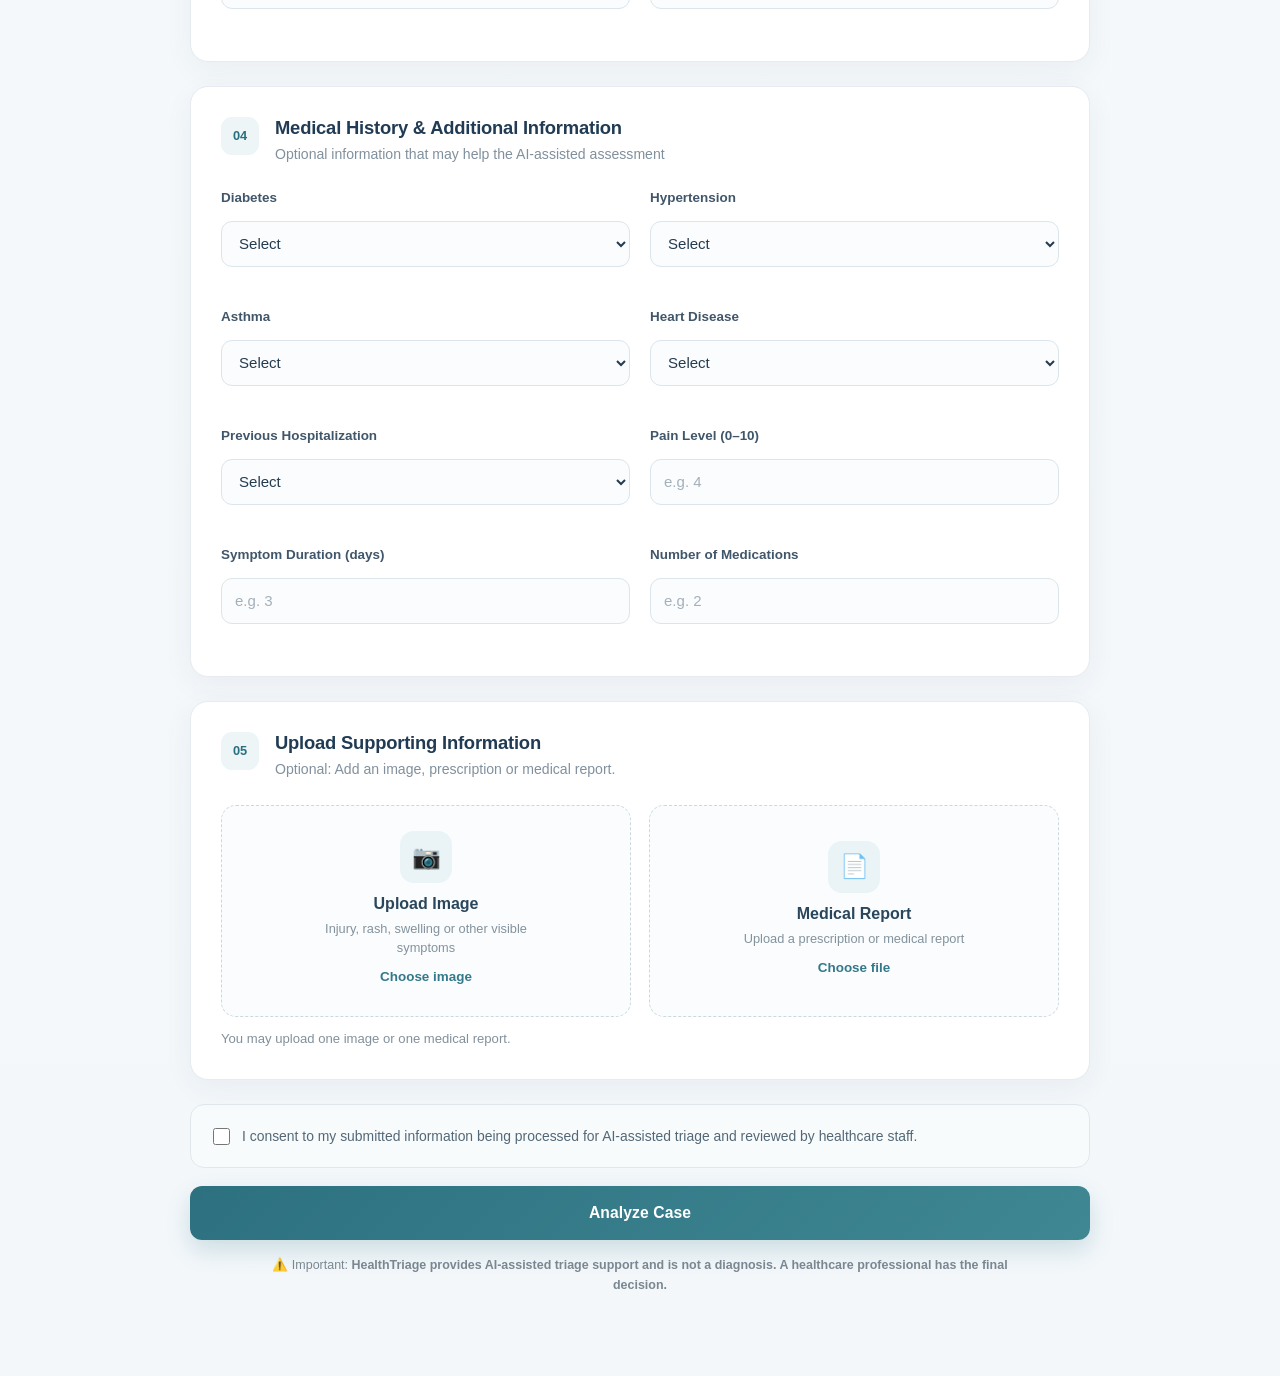
<file: frontend/patient.html>
<!DOCTYPE html>
<html lang="en">

<head>
    <meta charset="UTF-8">
    <meta name="viewport" content="width=device-width, initial-scale=1.0">

    <title>HealthTriage | Patient Assessment</title>

    <link rel="stylesheet" href="css/style.css">
</head>

<body>

    <!-- HEADER -->
    <header class="patient-header">

        <div class="patient-logo">
            🩺 HealthTriage
        </div>

        <div class="header-right">

            <span>
                Patient Assessment
            </span>

            <button onclick="logout()">
                Logout
            </button>

        </div>

    </header>


    <!-- MAIN CONTENT -->
    <main class="patient-main">

        <div class="assessment-container">


            <!-- PAGE HEADING -->

            <div class="assessment-heading">

                <span class="page-badge">
                    AI-ASSISTED TRIAGE
                </span>

                <h1>
                    Tell us how you're feeling
                </h1>

                <p>
                    Provide the information below so our system can
                    help healthcare staff assess your urgency.
                </p>

            </div>


            <!-- =====================================================
                 01 PATIENT DETAILS
            ====================================================== -->
            
            <div class="language-selector">
    <label for="languageSelect">Language / भाषा / ଭାଷା</label>

    <select id="languageSelect">
        <option value="en">English</option>
        <option value="hi">हिन्दी</option>
        <option value="or">ଓଡ଼ିଆ</option>
    </select>
</div>

            <section class="form-section">

                <div class="section-title">

                    <span>
                        01
                    </span>

                    <div>

                        <h2>
                            Patient Details
                        </h2>

                        <p>
                            Basic information about the patient
                        </p>

                    </div>

                </div>


                <div class="form-grid">


                    <!-- NAME -->

                    <div class="input-group">

                        <label for="patientName">
                            Patient Name
                        </label>

                        <input
                            type="text"
                            id="patientName"
                            placeholder="Enter patient name"
                        >

                    </div>


                    <!-- AGE -->

                    <div class="input-group">

                        <label for="age">
                            Age
                        </label>

                        <input
                            type="number"
                            id="age"
                            placeholder="Enter age"
                            min="0"
                            max="120"
                        >

                    </div>


                    <!-- GENDER -->

                    <div class="input-group">

                        <label for="gender">
                            Gender
                        </label>

                        <select id="gender">

                            <option value="">
                                Select gender
                            </option>

                            <option value="female">
                                Female
                            </option>

                            <option value="male">
                                Male
                            </option>

                            <option value="other">
                                Other
                            </option>

                            <option value="prefer_not">
                                Prefer not to say
                            </option>

                        </select>

                    </div>


                    <!-- EXISTING CONDITIONS -->

                    <div class="input-group">

                        <label for="conditions">
                            Existing Conditions
                        </label>

                        <input
                            type="text"
                            id="conditions"
                            placeholder="e.g. Diabetes, asthma"
                        >

                    </div>

                </div>

            </section>


            <!-- =====================================================
                 02 SYMPTOMS
            ====================================================== -->

            <section class="form-section">

                <div class="section-title">

                    <span>
                        02
                    </span>

                    <div>

                        <h2>
                            Describe Your Symptoms
                        </h2>

                        <p>
                            Type what you're experiencing in your
                            own words.
                        </p>

                    </div>

                </div>


                <div class="symptom-box">

                    <textarea
                        id="symptoms"
                        rows="6"
                        placeholder="For example: I have been having fever and cough for two days..."
                    ></textarea>


                    <div class="input-tools">

                        <button
                            type="button"
                            class="tool-button"
                            id="voiceButton"
                            onclick="startVoiceInput()"
                        >
                            🎙️ Speak
                        </button>

                        <span class="tool-note">
                            You can describe your symptoms naturally.
                        </span>

                    </div>

                </div>

            </section>


            <!-- =====================================================
                 03 VITALS
            ====================================================== -->

            <section class="form-section">

                <div class="section-title">

                    <span>
                        03
                    </span>

                    <div>

                        <h2>
                            Vitals
                        </h2>

                        <p>
                            Optional clinical measurements, if available
                        </p>

                    </div>

                </div>


                <p class="tool-note" style="margin-bottom: 18px;">
                    Enter vitals only if they have been measured.
                    Leave blank if unavailable.
                </p>


                <div class="form-grid">


                    <!-- TEMPERATURE -->

                    <div class="input-group">

                        <label for="temperature">
                            Temperature (°C)
                        </label>

                        <input
                            type="number"
                            id="temperature"
                            placeholder="e.g. 37.5"
                            min="25"
                            max="45"
                            step="0.1"
                        >

                    </div>


                    <!-- HEART RATE -->

                    <div class="input-group">

                        <label for="heartRate">
                            Heart Rate (BPM)
                        </label>

                        <input
                            type="number"
                            id="heartRate"
                            placeholder="e.g. 80"
                            min="20"
                            max="250"
                        >

                    </div>


                    <!-- SPO2 -->

                    <div class="input-group">

                        <label for="spo2">
                            SpO₂ (%)
                        </label>

                        <input
                            type="number"
                            id="spo2"
                            placeholder="e.g. 98"
                            min="50"
                            max="100"
                            step="0.1"
                        >

                    </div>


                    <!-- RESPIRATORY RATE -->

                    <div class="input-group">

                        <label for="respiratoryRate">
                            Respiratory Rate (/min)
                        </label>

                        <input
                            type="number"
                            id="respiratoryRate"
                            placeholder="e.g. 18"
                            min="5"
                            max="80"
                        >

                    </div>


                    <!-- SYSTOLIC BP -->

                    <div class="input-group">

                        <label for="systolicBp">
                            Systolic BP (mmHg)
                        </label>

                        <input
                            type="number"
                            id="systolicBp"
                            placeholder="e.g. 120"
                            min="50"
                            max="250"
                        >

                    </div>


                    <!-- DIASTOLIC BP -->

                    <div class="input-group">

                        <label for="diastolicBp">
                            Diastolic BP (mmHg)
                        </label>

                        <input
                            type="number"
                            id="diastolicBp"
                            placeholder="e.g. 80"
                            min="20"
                            max="150"
                        >

                    </div>

                </div>

            </section>


            <!-- =====================================================
                 04 MEDICAL HISTORY & ADDITIONAL INFORMATION
            ====================================================== -->

            <section class="form-section">

                <div class="section-title">

                    <span>
                        04
                    </span>

                    <div>

                        <h2>
                            Medical History & Additional Information
                        </h2>

                        <p>
                            Optional information that may help the AI-assisted assessment
                        </p>

                    </div>

                </div>


                <div class="form-grid">


                    <!-- DIABETES -->

                    <div class="input-group">

                        <label for="diabetesHistory">
                            Diabetes
                        </label>

                        <select id="diabetesHistory">

                            <option value="">
                                Select
                            </option>

                            <option value="yes">
                                Yes
                            </option>

                            <option value="no">
                                No
                            </option>

                            <option value="unknown">
                                Unknown
                            </option>

                        </select>

                    </div>


                    <!-- HYPERTENSION -->

                    <div class="input-group">

                        <label for="hypertensionHistory">
                            Hypertension
                        </label>

                        <select id="hypertensionHistory">

                            <option value="">
                                Select
                            </option>

                            <option value="yes">
                                Yes
                            </option>

                            <option value="no">
                                No
                            </option>

                            <option value="unknown">
                                Unknown
                            </option>

                        </select>

                    </div>


                    <!-- ASTHMA -->

                    <div class="input-group">

                        <label for="asthmaHistory">
                            Asthma
                        </label>

                        <select id="asthmaHistory">

                            <option value="">
                                Select
                            </option>

                            <option value="yes">
                                Yes
                            </option>

                            <option value="no">
                                No
                            </option>

                            <option value="unknown">
                                Unknown
                            </option>

                        </select>

                    </div>


                    <!-- HEART DISEASE -->

                    <div class="input-group">

                        <label for="heartDiseaseHistory">
                            Heart Disease
                        </label>

                        <select id="heartDiseaseHistory">

                            <option value="">
                                Select
                            </option>

                            <option value="yes">
                                Yes
                            </option>

                            <option value="no">
                                No
                            </option>

                            <option value="unknown">
                                Unknown
                            </option>

                        </select>

                    </div>


                    <!-- PREVIOUS HOSPITALIZATION -->

                    <div class="input-group">

                        <label for="previousHospitalization">
                            Previous Hospitalization
                        </label>

                        <select id="previousHospitalization">

                            <option value="">
                                Select
                            </option>

                            <option value="yes">
                                Yes
                            </option>

                            <option value="no">
                                No
                            </option>

                            <option value="unknown">
                                Unknown
                            </option>

                        </select>

                    </div>


                    <!-- PAIN LEVEL -->

                    <div class="input-group">

                        <label for="painLevel">
                            Pain Level (0–10)
                        </label>

                        <input
                            type="number"
                            id="painLevel"
                            placeholder="e.g. 4"
                            min="0"
                            max="10"
                            step="0.1"
                        >

                    </div>


                    <!-- SYMPTOM DURATION -->

                    <div class="input-group">

                        <label for="symptomDuration">
                            Symptom Duration (days)
                        </label>

                        <input
                            type="number"
                            id="symptomDuration"
                            placeholder="e.g. 3"
                            min="0"
                            max="3650"
                            step="0.1"
                        >

                    </div>


                    <!-- MEDICATION COUNT -->

                    <div class="input-group">

                        <label for="medicationCount">
                            Number of Medications
                        </label>

                        <input
                            type="number"
                            id="medicationCount"
                            placeholder="e.g. 2"
                            min="0"
                            max="100"
                        >

                    </div>

                </div>

            </section>


            <!-- =====================================================
                 05 UPLOAD SUPPORTING INFORMATION
            ====================================================== -->

            <section class="form-section">

                <div class="section-title">

                    <span>
                        05
                    </span>

                    <div>

                        <h2>
                            Upload Supporting Information
                        </h2>

                        <p>
                            Optional: Add an image, prescription or
                            medical report.
                        </p>

                    </div>

                </div>


                <div class="upload-grid">


                    <!-- IMAGE -->

                    <label class="upload-card">

                        <input
                            type="file"
                            id="imageUpload"
                            accept="image/jpeg,image/png,image/webp"
                            hidden
                        >

                        <div class="upload-icon">
                            📷
                        </div>

                        <h3>
                            Upload Image
                        </h3>

                        <p>
                            Injury, rash, swelling or other visible
                            symptoms
                        </p>

                        <span class="upload-link">
                            Choose image
                        </span>

                        <small
                            id="imageFileName"
                            class="file-name">
                        </small>

                    </label>


                    <!-- REPORT -->

                    <label class="upload-card">

                        <input
                            type="file"
                            id="reportUpload"
                            accept=".pdf,.jpg,.jpeg,.png"
                            hidden
                        >

                        <div class="upload-icon">
                            📄
                        </div>

                        <h3>
                            Medical Report
                        </h3>

                        <p>
                            Upload a prescription or medical report
                        </p>

                        <span class="upload-link">
                            Choose file
                        </span>

                        <small
                            id="reportFileName"
                            class="file-name">
                        </small>

                    </label>

                </div>


                <p
                    id="uploadNote"
                    class="tool-note"
                    style="margin-top: 12px;">
                    You may upload one image or one medical report.
                </p>

            </section>


            <!-- =====================================================
                 CONSENT
            ====================================================== -->

            <section class="consent-section">

                <label class="consent-label">

                    <input
                        type="checkbox"
                        id="consent"
                    >

                    <span>
                        I consent to my submitted information being
                        processed for AI-assisted triage and reviewed
                        by healthcare staff.
                    </span>

                </label>

            </section>


            <!-- =====================================================
                 SUBMIT
            ====================================================== -->

            <button
                type="button"
                id="analyzeButton"
                onclick="analyzeCase()">

                Analyze Case

            </button>


            <!-- DISCLAIMER -->

            <p class="disclaimer">

                ⚠️ <strong>Important:</strong>
                HealthTriage provides AI-assisted triage support
                and is not a diagnosis. A healthcare professional
                has the final decision.

            </p>


        </div>

    </main>


    <!-- JAVASCRIPT -->

    <script src="js/patient.js"></script>
    <script src="js/offline.js"></script>
    <script src="js/language.js"></script>

</body>

</html>
</file>
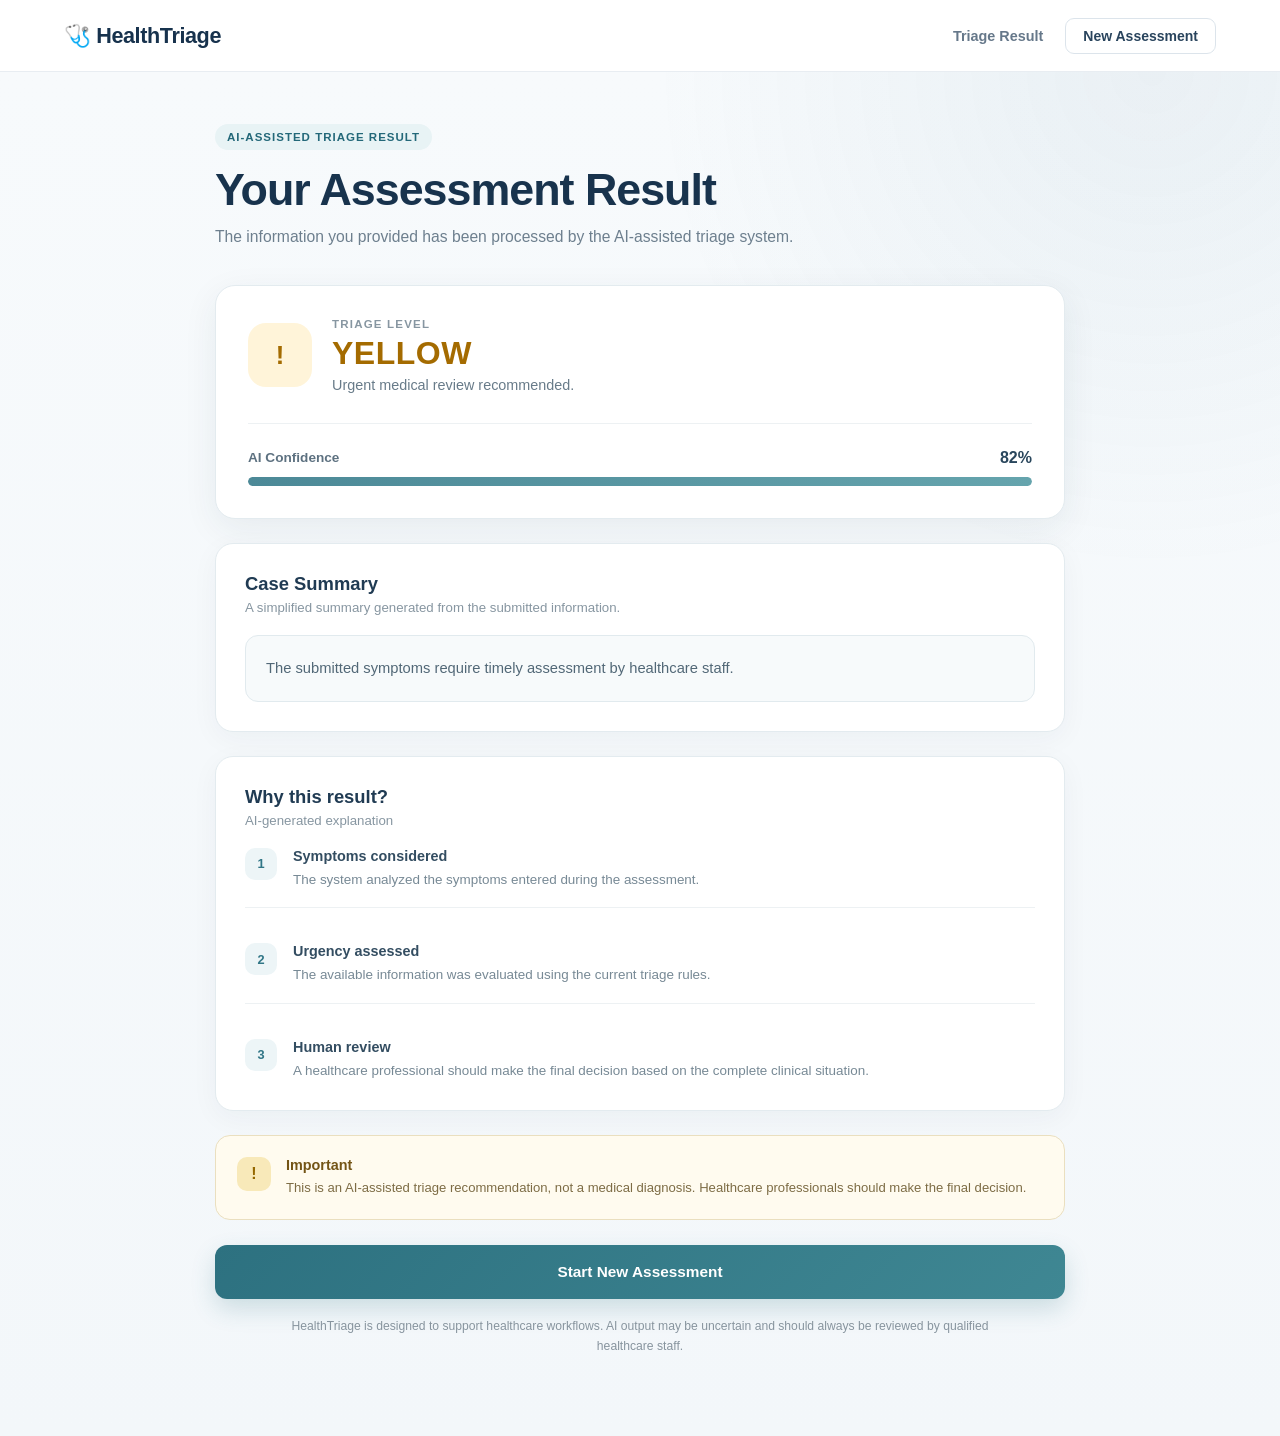
<file: frontend/result.html>
<!DOCTYPE html>
<html lang="en">

<head>
    <meta charset="UTF-8">
    <meta name="viewport" content="width=device-width, initial-scale=1.0">

    <title>Triage Result | HealthTriage</title>

    <link rel="stylesheet" href="css/style.css">

    <style>
        /* =====================================================
           RESULT PAGE
           ===================================================== */

        .result-main {
            min-height: calc(100vh - 72px);
            padding: 52px 20px 80px;
            background:
                radial-gradient(circle at 90% 0%, rgba(53, 112, 145, 0.07), transparent 28%),
                linear-gradient(180deg, #f7fafc 0%, #f3f7fa 100%);
        }

        .result-container {
            width: min(900px, 100%);
            margin: 0 auto;
        }

        /* HEADING */

        .result-heading {
            margin-bottom: 34px;
        }

        .result-heading h1 {
            margin: 15px 0 10px;
            font-size: clamp(2rem, 4vw, 2.8rem);
            line-height: 1.1;
            letter-spacing: -1px;
            color: #18334d;
        }

        .result-heading p {
            margin: 0;
            color: #6d7f8e;
            font-size: 0.98rem;
            line-height: 1.7;
        }


        /* =====================================================
           MAIN RESULT CARD
           ===================================================== */

        .result-card {
            padding: 32px;
            margin-bottom: 24px;
            background: #ffffff;
            border: 1px solid #e3ebef;
            border-radius: 20px;
            box-shadow: 0 10px 35px rgba(31, 53, 72, 0.07);
        }

        .result-status {
            display: flex;
            align-items: center;
            gap: 20px;
        }

        .result-circle {
            width: 64px;
            height: 64px;
            flex: 0 0 64px;
            display: grid;
            place-items: center;
            border-radius: 18px;
            background: #fff4d9;
            color: #a46b00;
            font-size: 1.6rem;
            font-weight: 900;
        }

        .result-label {
            display: block;
            margin-bottom: 5px;
            color: #8796a1;
            font-size: 0.72rem;
            font-weight: 800;
            letter-spacing: 1.2px;
        }

        .result-status h2 {
            margin: 0;
            color: #a46b00;
            font-size: 2rem;
            letter-spacing: 0.5px;
        }

        .result-status p {
            margin: 5px 0 0;
            color: #687b89;
            font-size: 0.9rem;
        }


        /* CONFIDENCE */

        .result-confidence {
            margin-top: 30px;
            padding-top: 25px;
            border-top: 1px solid #edf1f3;
        }

        .confidence-header {
            display: flex;
            justify-content: space-between;
            align-items: center;
            margin-bottom: 10px;
        }

        .confidence-header span {
            color: #5d7180;
            font-size: 0.85rem;
            font-weight: 700;
        }

        .confidence-header strong {
            color: #29465c;
            font-size: 1rem;
        }

        .confidence-bar {
            height: 9px;
            overflow: hidden;
            border-radius: 999px;
            background: #edf1f3;
        }

        .confidence-fill {
            height: 100%;
            border-radius: inherit;
            background: linear-gradient(90deg, #4c8997, #65a4ad);
            transition: width 0.7s ease;
        }


        /* =====================================================
           CONTENT SECTIONS
           ===================================================== */

        .result-section {
            margin-bottom: 24px;
            padding: 29px;
            background: #ffffff;
            border: 1px solid #e3ebef;
            border-radius: 18px;
            box-shadow: 0 7px 28px rgba(31, 53, 72, 0.045);
        }

        .result-section-title {
            margin-bottom: 20px;
        }

        .result-section-title h2 {
            margin: 0 0 5px;
            color: #203b53;
            font-size: 1.15rem;
        }

        .result-section-title p {
            margin: 0;
            color: #8796a1;
            font-size: 0.83rem;
        }


        /* SUMMARY */

        .summary-box {
            padding: 20px;
            border: 1px solid #e1eaee;
            border-radius: 13px;
            background: #f7fafb;
            color: #526877;
            font-size: 0.92rem;
            line-height: 1.7;
        }


        /* =====================================================
           REASON LIST
           ===================================================== */

        .reason-list {
            display: flex;
            flex-direction: column;
        }

        .reason-item {
            display: flex;
            gap: 16px;
            padding: 17px 0;
            border-bottom: 1px solid #edf1f3;
        }

        .reason-item:first-child {
            padding-top: 0;
        }

        .reason-item:last-child {
            padding-bottom: 0;
            border-bottom: none;
        }

        .reason-number {
            width: 32px;
            height: 32px;
            flex: 0 0 32px;
            display: grid;
            place-items: center;
            border-radius: 10px;
            background: #edf5f7;
            color: #317686;
            font-size: 0.8rem;
            font-weight: 800;
        }

        .reason-item strong {
            display: block;
            margin-bottom: 5px;
            color: #334d61;
            font-size: 0.9rem;
        }

        .reason-item p {
            margin: 0;
            color: #778995;
            font-size: 0.84rem;
            line-height: 1.6;
        }


        /* =====================================================
           IMPORTANT WARNING
           ===================================================== */

        .result-warning {
            display: flex;
            gap: 15px;
            align-items: flex-start;
            margin-bottom: 25px;
            padding: 21px;
            border: 1px solid #eadfbf;
            border-radius: 15px;
            background: #fffbef;
        }

        .warning-icon {
            width: 34px;
            height: 34px;
            flex: 0 0 34px;
            display: grid;
            place-items: center;
            border-radius: 10px;
            background: #f8e9b9;
            color: #956800;
            font-weight: 900;
        }

        .result-warning strong {
            display: block;
            margin-bottom: 4px;
            color: #735415;
            font-size: 0.9rem;
        }

        .result-warning p {
            margin: 0;
            color: #7d6c45;
            font-size: 0.82rem;
            line-height: 1.6;
        }


        /* =====================================================
           ACTION
           ===================================================== */

        .result-actions {
            margin-top: 10px;
        }

        .primary-result-button {
            width: 100%;
            min-height: 54px;
            border: none;
            border-radius: 12px;
            background: linear-gradient(135deg, #2d7180, #3f8793);
            color: #ffffff;
            font-size: 0.96rem;
            font-weight: 800;
            cursor: pointer;
            box-shadow: 0 10px 24px rgba(45, 113, 128, 0.2);
            transition: 0.22s ease;
        }

        .primary-result-button:hover {
            transform: translateY(-2px);
            box-shadow: 0 14px 30px rgba(45, 113, 128, 0.27);
        }

        .result-disclaimer {
            max-width: 720px;
            margin: 18px auto 0;
            text-align: center;
            color: #87949e;
            font-size: 0.76rem;
            line-height: 1.6;
        }


        /* =====================================================
           MOBILE
           ===================================================== */

        @media (max-width: 650px) {

            .result-main {
                padding: 32px 14px 55px;
            }

            .result-card,
            .result-section {
                padding: 22px;
                border-radius: 15px;
            }

            .result-status {
                gap: 14px;
            }

            .result-circle {
                width: 54px;
                height: 54px;
                flex-basis: 54px;
                border-radius: 15px;
            }

            .result-status h2 {
                font-size: 1.65rem;
            }

            .result-heading h1 {
                font-size: 2rem;
            }
        }
    </style>

</head>


<body>


    <!-- HEADER -->

    <header class="patient-header">

        <div class="patient-logo">
            🩺 HealthTriage
        </div>

        <div class="header-right">

            <span>
                Triage Result
            </span>

            <button onclick="goHome()">
                New Assessment
            </button>

        </div>

    </header>



    <!-- MAIN -->

    <main class="result-main">

        <div class="result-container">


            <!-- HEADING -->

            <div class="result-heading">

                <span class="page-badge">
                    AI-ASSISTED TRIAGE RESULT
                </span>

                <h1>
                    Your Assessment Result
                </h1>

                <p>
                    The information you provided has been processed
                    by the AI-assisted triage system.
                </p>

            </div>



            <!-- RESULT CARD -->

            <section class="result-card">

                <div class="result-status">

                    <div class="result-circle">
                        !
                    </div>

                    <div>

                        <span class="result-label">
                            TRIAGE LEVEL
                        </span>

                        <h2>
                            YELLOW
                        </h2>

                        <p>
                            Urgent medical review recommended.
                        </p>

                    </div>

                </div>


                <!-- CONFIDENCE -->

                <div class="result-confidence">

                    <div class="confidence-header">

                        <span>
                            AI Confidence
                        </span>

                        <strong>
                            82%
                        </strong>

                    </div>

                    <div class="confidence-bar">

                        <div class="confidence-fill"></div>

                    </div>

                </div>

            </section>



            <!-- SUMMARY -->

            <section class="result-section">

                <div class="result-section-title">

                    <h2>
                        Case Summary
                    </h2>

                    <p>
                        A simplified summary generated from
                        the submitted information.
                    </p>

                </div>


                <div class="summary-box">
                    The submitted symptoms require timely
                    assessment by healthcare staff.
                </div>

            </section>



            <!-- WHY -->

            <section class="result-section">

                <div class="result-section-title">

                    <h2>
                        Why this result?
                    </h2>

                    <p>
                        AI-generated explanation
                    </p>

                </div>


                <div class="reason-list">

                    <div class="reason-item">

                        <div class="reason-number">
                            1
                        </div>

                        <div>

                            <strong>
                                Symptoms considered
                            </strong>

                            <p>
                                The system analyzed the symptoms
                                entered during the assessment.
                            </p>

                        </div>

                    </div>


                    <div class="reason-item">

                        <div class="reason-number">
                            2
                        </div>

                        <div>

                            <strong>
                                Urgency assessed
                            </strong>

                            <p>
                                The available information was
                                evaluated using the current
                                triage rules.
                            </p>

                        </div>

                    </div>


                    <div class="reason-item">

                        <div class="reason-number">
                            3
                        </div>

                        <div>

                            <strong>
                                Human review
                            </strong>

                            <p>
                                A healthcare professional should
                                make the final decision based on
                                the complete clinical situation.
                            </p>

                        </div>

                    </div>

                </div>

            </section>



            <!-- IMPORTANT -->

            <section class="result-warning">

                <div class="warning-icon">
                    !
                </div>

                <div>

                    <strong>
                        Important
                    </strong>

                    <p>
                        This is an AI-assisted triage recommendation,
                        not a medical diagnosis. Healthcare
                        professionals should make the final decision.
                    </p>

                </div>

            </section>



            <!-- ACTION -->

            <div class="result-actions">

                <button
                    class="primary-result-button"
                    onclick="goHome()">

                    Start New Assessment

                </button>

            </div>



            <!-- DISCLAIMER -->

            <div class="result-disclaimer">

                HealthTriage is designed to support healthcare
                workflows. AI output may be uncertain and should
                always be reviewed by qualified healthcare staff.

            </div>


        </div>

    </main>



    <script>

        function goHome() {
            window.location.href = "patient.html";
        }


        document.addEventListener("DOMContentLoaded", function () {

            const storedResult =
                localStorage.getItem("triageResult");

            if (!storedResult) {
                console.log("No triage result found.");
                return;
            }


            const result =
                JSON.parse(storedResult);


            /*
             * Update result card
             */

            const resultCard =
                document.querySelector(".result-card");


            if (resultCard) {

                const heading =
                    resultCard.querySelector("h2");


                if (heading) {

                    heading.textContent =
                        result.triage_level.toUpperCase();

                }


                /*
                 * Confidence
                 */

                const confidence =
                    resultCard.querySelector(
                        ".confidence-header strong"
                    );


                if (confidence) {

                    confidence.textContent =
                        Math.round(
                            result.confidence * 100
                        ) + "%";

                }


                /*
                 * Confidence bar
                 */

                const confidenceFill =
                    resultCard.querySelector(
                        ".confidence-fill"
                    );


                if (confidenceFill) {

                    confidenceFill.style.width =
                        Math.round(
                            result.confidence * 100
                        ) + "%";

                }


                /*
                 * Dynamic status colours
                 */

                const circle =
                    resultCard.querySelector(
                        ".result-circle"
                    );


                const statusHeading =
                    resultCard.querySelector("h2");


                if (result.triage_level === "red") {

                    if (circle) {
                        circle.style.background = "#fde8e8";
                        circle.style.color = "#b42318";
                    }

                    if (statusHeading) {
                        statusHeading.style.color = "#b42318";
                    }

                }

                else if (
                    result.triage_level === "yellow"
                ) {

                    if (circle) {
                        circle.style.background = "#fff4d9";
                        circle.style.color = "#a46b00";
                    }

                    if (statusHeading) {
                        statusHeading.style.color = "#a46b00";
                    }

                }

                else {

                    if (circle) {
                        circle.style.background = "#e7f5ed";
                        circle.style.color = "#28784d";
                    }

                    if (statusHeading) {
                        statusHeading.style.color = "#28784d";
                    }

                }

            }



            /*
             * Update summary
             */

            const summaryBox =
                document.querySelector(".summary-box");


            if (summaryBox) {

                summaryBox.textContent =
                    result.summary;

            }



            /*
             * Update reasoning
             */

            const reasonItems =
                document.querySelectorAll(
                    ".reason-item"
                );


            if (reasonItems.length >= 2) {

                const reasoningText =
                    reasonItems[1].querySelector("p");


                if (reasoningText) {

                    reasoningText.textContent =
                        result.reasoning;

                }

            }



            /*
             * Update urgency description
             */

            const resultDescription =
                document.querySelector(
                    ".result-status p"
                );


            if (resultDescription) {

                if (
                    result.triage_level === "red"
                ) {

                    resultDescription.textContent =
                        "Immediate medical attention may be required.";

                }

                else if (
                    result.triage_level === "yellow"
                ) {

                    resultDescription.textContent =
                        "Timely medical review may be appropriate.";

                }

                else {

                    resultDescription.textContent =
                        "No high-priority symptom was detected by the demo system.";

                }

            }

        });

    </script>

</body>

</html>
</file>
<file: frontend/css/style.css>
/* =========================================================
   HEALTHTRIAGE
   GLOBAL STYLES
   ========================================================= */

* {
    margin: 0;
    padding: 0;
    box-sizing: border-box;
}

:root {
    --primary: #0d5c63;
    --primary-dark: #08494f;
    --primary-light: #e4f2f2;

    --text-dark: #183b3d;
    --text: #334c4e;
    --text-muted: #718080;

    --background: #f4f8f8;
    --surface: #ffffff;
    --border: #e1eeee;

    --red: #c94b4b;
    --red-bg: #fbe3e3;

    --yellow: #d6a52e;
    --yellow-bg: #fff2ce;

    --green: #55a56b;
    --green-bg: #e2f3e6;

    --shadow-sm: 0 2px 8px rgba(24, 59, 61, 0.05);
    --shadow-md: 0 8px 25px rgba(24, 59, 61, 0.08);

    --radius-sm: 8px;
    --radius-md: 12px;
    --radius-lg: 16px;
}

html {
    scroll-behavior: smooth;
}

body {
    font-family: Inter, "Segoe UI", Arial, Helvetica, sans-serif;
    background: var(--background);
    color: var(--text);
    min-height: 100vh;
}

button,
input,
select,
textarea {
    font: inherit;
}

button {
    transition: all 0.2s ease;
}

input:focus,
select:focus,
textarea:focus {
    border-color: var(--primary) !important;
    box-shadow: 0 0 0 3px rgba(13, 92, 99, 0.08);
}


/* =========================================================
   LOGIN PAGE
   ========================================================= */

.login-container {
    min-height: 100vh;
    display: flex;
    background: var(--surface);
}

.login-info {
    width: 55%;
    background: linear-gradient(145deg, #0d5c63, #08494f);
    color: white;
    padding: 55px;

    display: flex;
    flex-direction: column;
    justify-content: space-between;

    position: relative;
    overflow: hidden;
}

.login-info::after {
    content: "";
    position: absolute;
    width: 380px;
    height: 380px;
    border: 1px solid rgba(255,255,255,0.10);
    border-radius: 50%;
    right: -130px;
    bottom: -130px;
}

.logo {
    font-size: 25px;
    font-weight: 700;
    letter-spacing: -0.3px;
}

.info-content {
    max-width: 550px;
    position: relative;
    z-index: 1;
}

.info-content h1 {
    font-size: 54px;
    line-height: 1.08;
    letter-spacing: -1.5px;
    margin-bottom: 25px;
}

.info-content p {
    font-size: 17px;
    line-height: 1.75;
    color: #d8eeee;
    max-width: 500px;
}

.info-footer {
    display: flex;
    gap: 25px;
    flex-wrap: wrap;
    font-size: 13px;
    color: #d8eeee;
}

.login-box {
    width: 45%;
    background: white;

    display: flex;
    flex-direction: column;
    justify-content: center;

    padding: 70px;
}

.login-header {
    margin-bottom: 35px;
}

.login-header h2 {
    font-size: 32px;
    letter-spacing: -0.5px;
    color: var(--text-dark);
    margin-bottom: 8px;
}

.login-header p {
    color: var(--text-muted);
    font-size: 14px;
}

.input-group {
    margin-bottom: 22px;
}

.input-group label {
    display: block;
    font-size: 13px;
    font-weight: 600;
    color: var(--text);
    margin-bottom: 8px;
}

.input-group input {
    width: 100%;
    padding: 14px 15px;

    border: 1px solid #d5e1e1;
    border-radius: var(--radius-sm);

    font-size: 14px;
    outline: none;

    transition: all 0.2s ease;
}

.input-group input::placeholder {
    color: #a5b2b2;
}

.role-selection {
    margin-top: 10px;
    margin-bottom: 25px;
}

.role-selection > label {
    display: block;
    font-size: 13px;
    font-weight: 600;
    color: var(--text);
    margin-bottom: 10px;
}

.role-options {
    display: flex;
    gap: 12px;
}

.role-card {
    flex: 1;

    border: 1px solid #d5e1e1;
    border-radius: var(--radius-sm);

    padding: 14px;

    display: flex;
    align-items: center;
    gap: 8px;

    cursor: pointer;

    color: var(--text);

    transition: all 0.2s ease;
}

.role-card:hover {
    border-color: var(--primary);
    background: #f7fbfb;
    transform: translateY(-1px);
}

.role-card input {
    accent-color: var(--primary);
}

.login-button {
    width: 100%;

    padding: 15px;

    border: none;
    border-radius: var(--radius-sm);

    background: var(--primary);
    color: white;

    font-size: 15px;
    font-weight: 700;

    cursor: pointer;

    box-shadow: 0 5px 14px rgba(13, 92, 99, 0.18);
}

.login-button:hover {
    background: var(--primary-dark);
    transform: translateY(-1px);
    box-shadow: 0 7px 18px rgba(13, 92, 99, 0.22);
}

.demo-text {
    text-align: center;
    margin-top: 25px;
    font-size: 11px;
    color: #9aa8a8;
}


/* =========================================================
   SHARED HEADER
   ========================================================= */

.dashboard-header,
.patient-header {
    height: 70px;
    background: rgba(255,255,255,0.96);
    display: flex;
    align-items: center;
    justify-content: space-between;
    padding: 0 50px;
    border-bottom: 1px solid var(--border);

    position: sticky;
    top: 0;
    z-index: 10;

    backdrop-filter: blur(10px);
}

.dashboard-logo,
.patient-logo {
    font-size: 22px;
    font-weight: 700;
    color: var(--primary);
}

.dashboard-header-right,
.header-right {
    display: flex;
    align-items: center;
    gap: 25px;
    color: #607778;
    font-size: 14px;
}

.dashboard-header-right button,
.header-right button {
    border: 1px solid #d5e1e1;
    background: white;
    padding: 8px 16px;
    border-radius: 7px;
    cursor: pointer;
    color: var(--primary);
    transition: all 0.2s ease;
}

.dashboard-header-right button:hover,
.header-right button:hover {
    background: var(--primary-light);
    border-color: var(--primary);
}


/* =========================================================
   STAFF DASHBOARD
   ========================================================= */

.dashboard-main {
    min-height: calc(100vh - 70px);
    background: var(--background);
    padding: 45px 25px;
}

.dashboard-container {
    max-width: 1200px;
    margin: auto;
}

.dashboard-heading {
    display: flex;
    justify-content: space-between;
    align-items: flex-end;
    margin-bottom: 30px;
}

.dashboard-heading h1 {
    font-size: 36px;
    color: var(--text-dark);
    letter-spacing: -0.7px;
    margin-top: 14px;
    margin-bottom: 8px;
}

.dashboard-heading p {
    color: var(--text-muted);
}

.refresh-button {
    border: 1px solid var(--primary);
    background: white;
    color: var(--primary);
    padding: 10px 18px;
    border-radius: 7px;
    cursor: pointer;
    font-weight: 600;
}

.refresh-button:hover {
    background: var(--primary);
    color: white;
}


/* SUMMARY */

.summary-grid {
    display: grid;
    grid-template-columns: repeat(4, 1fr);
    gap: 18px;
    margin-bottom: 25px;
}

.summary-card {
    background: white;
    border: 1px solid var(--border);
    border-radius: var(--radius-md);
    padding: 22px;
    box-shadow: var(--shadow-sm);
    transition: transform 0.2s ease, box-shadow 0.2s ease;
}

.summary-card:hover {
    transform: translateY(-2px);
    box-shadow: var(--shadow-md);
}

.summary-label {
    color: var(--text-muted);
    font-size: 12px;
    margin-bottom: 8px;
}

.summary-number {
    font-size: 30px;
    font-weight: 700;
    color: #244547;
}

.red-card {
    border-left: 4px solid var(--red);
}

.yellow-card {
    border-left: 4px solid var(--yellow);
}

.green-card {
    border-left: 4px solid var(--green);
}


/* QUEUE */

.queue-section {
    background: white;
    border: 1px solid var(--border);
    border-radius: var(--radius-md);
    padding: 25px;
    box-shadow: var(--shadow-sm);
}

.queue-header {
    display: flex;
    justify-content: space-between;
    align-items: center;
    margin-bottom: 22px;
}

.queue-header h2 {
    color: #244547;
    font-size: 21px;
    margin-bottom: 5px;
}

.queue-header p {
    color: #8a9999;
    font-size: 13px;
}

.queue-header select {
    padding: 9px 12px;
    border: 1px solid #d5e1e1;
    border-radius: 7px;
    background: white;
    color: var(--text);
    outline: none;
}


/* TABLE */

.case-table-wrapper {
    overflow-x: auto;
}

.case-table {
    width: 100%;
    border-collapse: collapse;
    min-width: 950px;
}

.case-table th {
    text-align: left;
    padding: 14px 12px;
    background: #f5f9f9;
    color: #607778;
    font-size: 11px;
    text-transform: uppercase;
    letter-spacing: .5px;
}

.case-table td {
    padding: 16px 12px;
    border-top: 1px solid #edf2f2;
    color: #42595a;
    font-size: 13px;
    vertical-align: middle;
}

.case-table tbody tr {
    transition: background 0.15s ease;
}

.case-table tbody tr:hover {
    background: #f8fcfc;
}


/* PRIORITY */

.priority-badge {
    display: inline-block;
    padding: 5px 9px;
    border-radius: 20px;
    font-size: 10px;
    font-weight: 700;
    letter-spacing: .5px;
}

.priority-red {
    background: var(--red-bg);
    color: #a53636;
}

.priority-yellow {
    background: var(--yellow-bg);
    color: #916b10;
}

.priority-green {
    background: var(--green-bg);
    color: #36774a;
}


/* STATUS */

.status-badge {
    display: inline-block;
    padding: 5px 9px;
    border-radius: 20px;
    font-size: 11px;
}

.status-waiting {
    background: #edf3f3;
    color: #536c6d;
}

.status-review {
    background: var(--yellow-bg);
    color: #916b10;
}

.status-completed {
    background: var(--green-bg);
    color: #36774a;
}


/* VIEW BUTTON */

.view-button {
    border: 1px solid var(--primary);
    background: white;
    color: var(--primary);
    padding: 7px 13px;
    border-radius: 6px;
    cursor: pointer;
    font-size: 12px;
    font-weight: 600;
}

.view-button:hover {
    background: var(--primary);
    color: white;
}


/* SAFETY NOTE */

.dashboard-note {
    margin-top: 18px;
    padding: 15px 18px;
    background: var(--primary-light);
    border: 1px solid #d7e9e9;
    border-radius: 8px;
    color: #607778;
    font-size: 12px;
    line-height: 1.6;
}

.dashboard-note strong {
    color: var(--primary);
}


/* =========================================================
   CASE DETAILS
   ========================================================= */

.case-main {
    min-height: calc(100vh - 70px);
    background: var(--background);
    padding: 40px 20px;
}

.case-container {
    max-width: 1000px;
    margin: auto;
}

.back-button {
    border: none;
    background: transparent;
    color: var(--primary);
    font-weight: 600;
    cursor: pointer;
    margin-bottom: 25px;
    font-size: 14px;
}

.back-button:hover {
    text-decoration: underline;
}

.case-heading {
    display: flex;
    justify-content: space-between;
    align-items: flex-end;
    margin-bottom: 30px;
}

.case-heading h1 {
    font-size: 36px;
    color: var(--text-dark);
    margin-top: 14px;
    margin-bottom: 8px;
}

.case-heading p {
    color: var(--text-muted);
}

.case-heading > .priority-badge {
    padding: 9px 16px;
    font-size: 12px;
}


/* CASE CARDS */

.case-card {
    background: white;
    border: 1px solid var(--border);
    border-radius: var(--radius-md);
    padding: 28px;
    margin-bottom: 20px;
    box-shadow: var(--shadow-sm);
}

.case-card-title {
    margin-bottom: 22px;
}

.case-card-title h2 {
    color: #244547;
    font-size: 20px;
    margin-bottom: 5px;
}

.case-card-title p {
    color: #8a9999;
    font-size: 13px;
}


/* PATIENT INFO */

.patient-info-grid {
    display: grid;
    grid-template-columns: repeat(4, 1fr);
    gap: 20px;
}

.patient-info-grid > div {
    display: flex;
    flex-direction: column;
    gap: 7px;
}

.info-label {
    color: #899999;
    font-size: 11px;
    text-transform: uppercase;
    letter-spacing: .5px;
}

.patient-info-grid strong {
    color: var(--text);
    font-size: 14px;
}


/* SYMPTOMS */

.symptom-display {
    background: #f6fafa;
    border: 1px solid var(--border);
    border-radius: 8px;
    padding: 18px;
    color: #42595a;
    line-height: 1.7;
    font-size: 14px;
}


/* SUPPORTING INFORMATION */

.support-grid {
    display: grid;
    grid-template-columns: repeat(3, 1fr);
    gap: 15px;
}

.support-item {
    border: 1px solid var(--border);
    border-radius: 9px;
    padding: 18px;
    display: flex;
    gap: 12px;
    align-items: flex-start;
    transition: background 0.2s ease;
}

.support-item:hover {
    background: #f9fcfc;
}

.support-icon {
    font-size: 25px;
}

.support-item strong {
    color: var(--text);
    font-size: 14px;
}

.support-item p {
    color: #899999;
    font-size: 12px;
    margin-top: 6px;
    line-height: 1.5;
}


/* AI CARD */

.ai-card {
    border-top: 4px solid var(--primary);
}

.ai-label {
    display: inline-block;
    color: var(--primary);
    background: #e1f1f1;
    padding: 5px 9px;
    border-radius: 15px;
    font-size: 10px;
    font-weight: 700;
    letter-spacing: .6px;
    margin-bottom: 9px;
}

.ai-result-grid {
    display: grid;
    grid-template-columns: 1fr 1fr;
    gap: 20px;
}

.ai-result-box {
    border: 1px solid var(--border);
    border-radius: 9px;
    padding: 20px;
    background: #fcfefe;
}

.large-priority {
    font-size: 28px;
    font-weight: 700;
    margin: 10px 0 5px;
}

.red-text {
    color: #b63e3e;
}

.ai-result-box p {
    color: var(--text-muted);
    font-size: 13px;
}

.confidence-number {
    font-size: 28px;
    font-weight: 700;
    color: #244547;
    margin: 10px 0;
}

.confidence-bar {
    height: 8px;
    background: #e8eeee;
    border-radius: 10px;
    overflow: hidden;
}

.confidence-fill {
    height: 100%;
    background: var(--primary);
    border-radius: 10px;
}


/* REASONING */

.reasoning-box {
    margin-top: 20px;
    padding: 20px;
    background: #f5f9f9;
    border-radius: 9px;
    border: 1px solid var(--border);
}

.reasoning-box h3 {
    color: var(--text);
    font-size: 15px;
    margin-bottom: 10px;
}

.reasoning-box p {
    color: #607778;
    font-size: 13px;
    line-height: 1.7;
}


/* HUMAN REVIEW */

.review-warning,
.result-warning {
    display: flex;
    gap: 15px;
    align-items: flex-start;
    background: #fff8e6;
    border: 1px solid #f1dfad;
    border-radius: 10px;
    padding: 18px;
    margin-bottom: 20px;
}

.review-icon,
.warning-icon {
    width: 28px;
    height: 28px;
    min-width: 28px;
    border-radius: 50%;
    background: var(--yellow);
    color: white;
    display: flex;
    align-items: center;
    justify-content: center;
    font-weight: 700;
}

.review-warning strong,
.result-warning strong {
    color: #795c13;
    font-size: 14px;
}

.review-warning p,
.result-warning p {
    color: #806f42;
    font-size: 12px;
    line-height: 1.6;
    margin-top: 5px;
}


/* MANUAL OVERRIDE */

.override-grid {
    display: grid;
    grid-template-columns: repeat(3, 1fr);
    gap: 12px;
}

.override-button {
    padding: 13px;
    border-radius: 7px;
    background: white;
    cursor: pointer;
    font-weight: 600;
    font-size: 13px;
    transition: all 0.2s ease;
}

.override-red {
    border: 1px solid var(--red);
    color: #a53636;
}

.override-red:hover {
    background: var(--red-bg);
}

.override-yellow {
    border: 1px solid var(--yellow);
    color: #916b10;
}

.override-yellow:hover {
    background: var(--yellow-bg);
}

.override-green {
    border: 1px solid var(--green);
    color: #36774a;
}

.override-green:hover {
    background: var(--green-bg);
}

.decision-message {
    margin-top: 18px;
    padding: 12px;
    background: #f5f9f9;
    border-radius: 7px;
    color: var(--text-muted);
    font-size: 13px;
}

.decision-selected {
    background: #e4f2f2;
    color: var(--primary);
}

.finalize-button {
    width: 100%;
    margin-top: 15px;
    padding: 14px;
    border: none;
    border-radius: 8px;
    background: var(--primary);
    color: white;
    font-weight: 700;
    cursor: pointer;
    font-size: 15px;
}

.finalize-button:hover {
    background: var(--primary-dark);
}


/* DISCLAIMER */

.case-disclaimer,
.result-disclaimer,
.disclaimer {
    text-align: center;
    max-width: 750px;
    margin: 20px auto;
    color: #7d8b8b;
    font-size: 12px;
    line-height: 1.6;
}


/* =========================================================
   PATIENT RESULT PAGE
   ========================================================= */

.result-main {
    min-height: calc(100vh - 70px);
    background: var(--background);
    padding: 45px 20px;
}

.result-container {
    max-width: 850px;
    margin: auto;
}

.result-heading {
    margin-bottom: 30px;
}

.result-heading h1 {
    font-size: 36px;
    color: var(--text-dark);
    margin-top: 15px;
    margin-bottom: 8px;
}

.result-heading p {
    color: var(--text-muted);
    line-height: 1.6;
}


/* RESULT CARD */

.result-card {
    background: white;
    border: 1px solid var(--border);
    border-radius: var(--radius-md);
    padding: 30px;
    margin-bottom: 20px;
    box-shadow: var(--shadow-sm);
}

.result-status {
    display: flex;
    align-items: center;
    gap: 20px;
}

.result-circle {
    width: 65px;
    height: 65px;
    border-radius: 50%;
    background: var(--yellow-bg);
    color: #916b10;
    display: flex;
    align-items: center;
    justify-content: center;
    font-size: 25px;
    font-weight: 700;
}

.result-label {
    color: #899999;
    font-size: 11px;
    letter-spacing: .7px;
    font-weight: 700;
}

.result-status h2 {
    color: #916b10;
    font-size: 28px;
    margin: 5px 0;
}

.result-status p {
    color: var(--text-muted);
    font-size: 13px;
}


/* CONFIDENCE */

.result-confidence {
    margin-top: 28px;
    padding-top: 25px;
    border-top: 1px solid #edf2f2;
}

.confidence-header {
    display: flex;
    justify-content: space-between;
    margin-bottom: 10px;
    color: #607778;
    font-size: 13px;
}

.confidence-header strong {
    color: #244547;
}

.confidence-fill {
    height: 100%;
    background: var(--primary);
    border-radius: 10px;
}


/* RESULT SECTIONS */

.result-section {
    background: white;
    border: 1px solid var(--border);
    border-radius: var(--radius-md);
    padding: 28px;
    margin-bottom: 20px;
    box-shadow: var(--shadow-sm);
}

.result-section-title {
    margin-bottom: 20px;
}

.result-section-title h2 {
    color: #244547;
    font-size: 20px;
    margin-bottom: 5px;
}

.result-section-title p {
    color: #899999;
    font-size: 13px;
}


/* SUMMARY */

.summary-box {
    background: #f5f9f9;
    border: 1px solid var(--border);
    border-radius: 8px;
    padding: 18px;
    color: #526869;
    font-size: 14px;
    line-height: 1.7;
}


/* REASONS */

.reason-list {
    display: flex;
    flex-direction: column;
    gap: 18px;
}

.reason-item {
    display: flex;
    gap: 15px;
    align-items: flex-start;
}

.reason-number {
    min-width: 30px;
    height: 30px;
    border-radius: 50%;
    background: #e1f1f1;
    color: var(--primary);
    display: flex;
    align-items: center;
    justify-content: center;
    font-size: 12px;
    font-weight: 700;
}

.reason-item strong {
    color: var(--text);
    font-size: 14px;
}

.reason-item p {
    color: var(--text-muted);
    font-size: 13px;
    line-height: 1.6;
    margin-top: 5px;
}


/* ACTION */

.result-actions {
    text-align: center;
}

.primary-result-button {
    border: none;
    background: var(--primary);
    color: white;
    padding: 14px 25px;
    border-radius: 8px;
    font-size: 15px;
    font-weight: 700;
    cursor: pointer;
    box-shadow: 0 5px 14px rgba(13, 92, 99, 0.16);
}

.primary-result-button:hover {
    background: var(--primary-dark);
    transform: translateY(-1px);
}


/* =========================================================
   PATIENT ASSESSMENT
   ========================================================= */

.patient-main {
    min-height: calc(100vh - 70px);
    background: var(--background);
    padding: 50px 20px;
}

.assessment-container {
    max-width: 900px;
    margin: auto;
}

.assessment-heading {
    margin-bottom: 35px;
}

.page-badge {
    display: inline-block;
    background: #dff1f1;
    color: var(--primary);
    padding: 7px 12px;
    border-radius: 20px;
    font-size: 11px;
    font-weight: 700;
    letter-spacing: 1px;
}

.assessment-heading h1 {
    font-size: 38px;
    color: var(--text-dark);
    letter-spacing: -0.7px;
    margin-top: 15px;
    margin-bottom: 10px;
}

.assessment-heading p {
    color: var(--text-muted);
    line-height: 1.6;
}


/* FORM SECTION */

.form-section {
    background: white;
    border: 1px solid var(--border);
    border-radius: var(--radius-md);
    padding: 30px;
    margin-bottom: 22px;
    box-shadow: var(--shadow-sm);
}


/* SECTION TITLE */

.section-title {
    display: flex;
    gap: 15px;
    align-items: flex-start;
    margin-bottom: 25px;
}

.section-title > span {
    width: 35px;
    height: 35px;
    min-width: 35px;
    border-radius: 50%;
    background: #e1f1f1;
    color: var(--primary);
    display: flex;
    align-items: center;
    justify-content: center;
    font-weight: 700;
    font-size: 13px;
}

.section-title h2 {
    color: #244547;
    font-size: 20px;
    margin-bottom: 5px;
}

.section-title p {
    color: #8a9999;
    font-size: 13px;
}


/* FORM GRID */

.form-grid {
    display: grid;
    grid-template-columns: 1fr 1fr;
    gap: 20px;
}


/* SELECT */

.input-group select {
    width: 100%;
    padding: 14px 15px;
    border: 1px solid #d5e1e1;
    border-radius: 8px;
    font-size: 14px;
    background: white;
    color: var(--text);
    outline: none;
    transition: all 0.2s ease;
}


/* SYMPTOMS */

.symptom-box textarea {
    width: 100%;
    resize: vertical;
    min-height: 130px;
    border: 1px solid #d5e1e1;
    border-radius: 8px;
    padding: 15px;
    font-family: inherit;
    font-size: 14px;
    outline: none;
    transition: all 0.2s ease;
}

.input-tools {
    display: flex;
    align-items: center;
    gap: 15px;
    margin-top: 12px;
}

.tool-button {
    border: 1px solid var(--primary);
    background: white;
    color: var(--primary);
    padding: 9px 15px;
    border-radius: 7px;
    cursor: pointer;
}

.tool-button:hover {
    background: var(--primary-light);
}

.tool-note {
    font-size: 12px;
    color: #8a9999;
}


/* UPLOAD */

.upload-grid {
    display: grid;
    grid-template-columns: 1fr 1fr;
    gap: 18px;
}

.upload-card {
    border: 2px dashed #cddddd;
    border-radius: 10px;
    padding: 30px 20px;
    text-align: center;
    cursor: pointer;
    transition: all 0.2s ease;
}

.upload-card:hover {
    border-color: var(--primary);
    background: #f7fbfb;
    transform: translateY(-2px);
}

.upload-icon {
    font-size: 35px;
    margin-bottom: 10px;
}

.upload-card h3 {
    color: #29494b;
    margin-bottom: 8px;
}

.upload-card p {
    color: #879696;
    font-size: 13px;
    line-height: 1.5;
    margin-bottom: 12px;
}

.upload-link {
    color: var(--primary);
    font-size: 13px;
    font-weight: 700;
}


/* CONSENT */

.consent-section {
    margin: 25px 0;
}

.consent-label {
    display: flex;
    gap: 10px;
    align-items: flex-start;
    color: #607778;
    font-size: 13px;
    line-height: 1.5;
    cursor: pointer;
}

.consent-label input {
    margin-top: 3px;
    accent-color: var(--primary);
}


/* ANALYZE BUTTON */

.analyze-button {
    width: 100%;
    padding: 16px;
    border: none;
    border-radius: 8px;
    background: var(--primary);
    color: white;
    font-size: 16px;
    font-weight: 700;
    cursor: pointer;
    box-shadow: 0 5px 15px rgba(13, 92, 99, 0.16);
}

.analyze-button:hover {
    background: var(--primary-dark);
    transform: translateY(-1px);
}


/* =========================================================
   RESPONSIVE
   ========================================================= */

@media (max-width: 900px) {

    .login-info {
        padding: 40px;
    }

    .login-box {
        padding: 45px;
    }

    .info-content h1 {
        font-size: 44px;
    }
}

@media (max-width: 800px) {

    .login-container {
        flex-direction: column;
    }

    .login-info,
    .login-box {
        width: 100%;
    }

    .login-info {
        min-height: 42vh;
        padding: 30px;
    }

    .login-box {
        padding: 40px 25px;
    }

    .dashboard-header,
    .patient-header {
        padding: 0 20px;
    }

    .dashboard-header-right span,
    .header-right span {
        display: none;
    }

    .dashboard-main {
        padding: 30px 15px;
    }

    .dashboard-heading {
        align-items: flex-start;
        flex-direction: column;
        gap: 18px;
    }

    .summary-grid {
        grid-template-columns: 1fr 1fr;
    }

    .queue-section {
        padding: 18px;
    }
}

@media (max-width: 750px) {

    .case-main {
        padding: 30px 15px;
    }

    .case-heading {
        align-items: flex-start;
        flex-direction: column;
        gap: 15px;
    }

    .patient-info-grid {
        grid-template-columns: 1fr 1fr;
    }

    .support-grid {
        grid-template-columns: 1fr;
    }

    .ai-result-grid {
        grid-template-columns: 1fr;
    }
}

@media (max-width: 700px) {

    .patient-main {
        padding: 30px 15px;
    }

    .assessment-heading h1 {
        font-size: 30px;
    }

    .form-grid,
    .upload-grid {
        grid-template-columns: 1fr;
    }

    .form-section {
        padding: 22px;
    }
}

@media (max-width: 600px) {

    .result-main {
        padding: 30px 15px;
    }

    .result-heading h1 {
        font-size: 30px;
    }

    .result-card,
    .result-section {
        padding: 22px;
    }

    .result-status {
        align-items: flex-start;
    }
}

@media (max-width: 500px) {

    .summary-grid {
        grid-template-columns: 1fr;
    }

    .patient-info-grid {
        grid-template-columns: 1fr;
    }

    .override-grid {
        grid-template-columns: 1fr;
    }

    .case-card {
        padding: 20px;
    }

    .role-options {
        flex-direction: column;
    }

    .info-footer {
        gap: 12px;
    }
}

/* =========================================================
   PATIENT ASSESSMENT - FINAL UI POLISH
   ========================================================= */

.patient-header {
    position: sticky;
    top: 0;
    z-index: 100;
    min-height: 72px;
    padding: 0 5%;
    display: flex;
    align-items: center;
    justify-content: space-between;
    background: rgba(255, 255, 255, 0.94);
    backdrop-filter: blur(14px);
    border-bottom: 1px solid #e8edf2;
}

.patient-logo {
    font-size: 1.35rem;
    font-weight: 800;
    letter-spacing: -0.4px;
    color: #17324d;
}

.header-right {
    display: flex;
    align-items: center;
    gap: 22px;
}

.header-right span {
    font-size: 0.9rem;
    font-weight: 600;
    color: #66788a;
}

.header-right button {
    border: 1px solid #dce4eb;
    background: #ffffff;
    color: #29445d;
    padding: 9px 17px;
    border-radius: 9px;
    font-weight: 600;
    cursor: pointer;
    transition: 0.2s ease;
}

.header-right button:hover {
    background: #f3f7fa;
    border-color: #c8d4df;
}


/* MAIN */

.patient-main {
    min-height: calc(100vh - 72px);
    padding: 52px 20px 80px;
    background:
        radial-gradient(circle at 10% 0%, rgba(53, 112, 145, 0.07), transparent 28%),
        linear-gradient(180deg, #f7fafc 0%, #f3f7fa 100%);
}

.assessment-container {
    width: min(980px, 100%);
    margin: 0 auto;
}


/* PAGE HEADING */

.assessment-heading {
    margin-bottom: 38px;
}

.page-badge {
    display: inline-block;
    padding: 7px 12px;
    border-radius: 999px;
    background: #e8f3f5;
    color: #236879;
    font-size: 0.72rem;
    font-weight: 800;
    letter-spacing: 1px;
}

.assessment-heading h1 {
    margin: 15px 0 10px;
    font-size: clamp(2rem, 4vw, 3rem);
    line-height: 1.08;
    letter-spacing: -1.2px;
    color: #18334d;
}

.assessment-heading p {
    max-width: 680px;
    margin: 0;
    color: #6b7d8d;
    font-size: 1rem;
    line-height: 1.7;
}


/* FORM SECTIONS */

.form-section {
    position: relative;
    margin-bottom: 24px;
    padding: 30px;
    background: #ffffff;
    border: 1px solid #e5ebf0;
    border-radius: 18px;
    box-shadow: 0 8px 30px rgba(31, 53, 72, 0.055);
}

.section-title {
    display: flex;
    align-items: flex-start;
    gap: 16px;
    margin-bottom: 25px;
}

.section-title > span {
    flex: 0 0 38px;
    width: 38px;
    height: 38px;
    display: grid;
    place-items: center;
    border-radius: 11px;
    background: #edf5f7;
    color: #287080;
    font-size: 0.8rem;
    font-weight: 800;
}

.section-title h2 {
    margin: 0 0 5px;
    color: #203b53;
    font-size: 1.15rem;
    letter-spacing: -0.2px;
}

.section-title p {
    margin: 0;
    color: #81909d;
    font-size: 0.88rem;
    line-height: 1.5;
}


/* FORM GRID */

.form-grid {
    display: grid;
    grid-template-columns: repeat(2, minmax(0, 1fr));
    gap: 20px;
}

.input-group {
    display: flex;
    flex-direction: column;
    gap: 8px;
}

.input-group label {
    font-size: 0.84rem;
    font-weight: 700;
    color: #40566a;
}

.input-group input,
.input-group select,
.symptom-box textarea {
    width: 100%;
    box-sizing: border-box;
    border: 1px solid #dce5eb;
    border-radius: 11px;
    background: #fbfcfd;
    color: #253c50;
    font-family: inherit;
    font-size: 0.94rem;
    transition: border-color 0.2s ease,
                box-shadow 0.2s ease,
                background 0.2s ease;
}

.input-group input,
.input-group select {
    min-height: 46px;
    padding: 0 13px;
}

.input-group input::placeholder,
.symptom-box textarea::placeholder {
    color: #a4b0ba;
}

.input-group input:focus,
.input-group select:focus,
.symptom-box textarea:focus {
    outline: none;
    border-color: #4d92a0;
    background: #ffffff;
    box-shadow: 0 0 0 4px rgba(77, 146, 160, 0.10);
}


/* SYMPTOMS */

.symptom-box textarea {
    display: block;
    min-height: 145px;
    resize: vertical;
    padding: 15px;
    line-height: 1.65;
}

.input-tools {
    display: flex;
    align-items: center;
    gap: 12px;
    margin-top: 12px;
}

.tool-button {
    border: 1px solid #cfe0e5;
    background: #f2f8f9;
    color: #276878;
    padding: 9px 15px;
    border-radius: 9px;
    font-weight: 700;
    cursor: pointer;
    transition: 0.2s ease;
}

.tool-button:hover {
    background: #e6f2f4;
    border-color: #b9d2d8;
    transform: translateY(-1px);
}

.tool-note {
    color: #82909b;
    font-size: 0.82rem;
    line-height: 1.5;
}


/* UPLOAD CARDS */

.upload-grid {
    display: grid;
    grid-template-columns: repeat(2, minmax(0, 1fr));
    gap: 18px;
}

.upload-card {
    min-height: 205px;
    box-sizing: border-box;
    padding: 25px;
    display: flex;
    flex-direction: column;
    align-items: center;
    justify-content: center;
    text-align: center;
    border: 1.5px dashed #cbd9df;
    border-radius: 15px;
    background: #fafcfd;
    cursor: pointer;
    transition: 0.22s ease;
}

.upload-card:hover {
    border-color: #5a98a5;
    background: #f4fafb;
    transform: translateY(-2px);
    box-shadow: 0 8px 24px rgba(39, 104, 120, 0.08);
}

.upload-icon {
    width: 52px;
    height: 52px;
    display: grid;
    place-items: center;
    margin-bottom: 12px;
    border-radius: 14px;
    background: #eaf4f6;
    font-size: 1.45rem;
}

.upload-card h3 {
    margin: 0 0 6px;
    color: #29465c;
    font-size: 1rem;
}

.upload-card p {
    max-width: 260px;
    margin: 0 0 12px;
    color: #83929d;
    font-size: 0.8rem;
    line-height: 1.5;
}

.upload-link {
    color: #34798a;
    font-size: 0.84rem;
    font-weight: 800;
}

.file-name {
    margin-top: 7px;
    max-width: 90%;
    overflow: hidden;
    text-overflow: ellipsis;
    white-space: nowrap;
    color: #536c7c;
}


/* CONSENT */

.consent-section {
    margin: 24px 0 18px;
    padding: 20px 22px;
    border: 1px solid #dfe8ec;
    border-radius: 14px;
    background: #f8fbfc;
}

.consent-label {
    display: flex;
    align-items: flex-start;
    gap: 12px;
    color: #536877;
    font-size: 0.87rem;
    line-height: 1.6;
    cursor: pointer;
}

.consent-label input {
    flex: 0 0 auto;
    width: 17px;
    height: 17px;
    margin-top: 3px;
    accent-color: #397d8d;
}


/* ANALYZE BUTTON */

#analyzeButton {
    width: 100%;
    min-height: 54px;
    border: none;
    border-radius: 12px;
    background: linear-gradient(135deg, #2d7180, #3f8793);
    color: #ffffff;
    font-size: 0.98rem;
    font-weight: 800;
    letter-spacing: 0.1px;
    cursor: pointer;
    box-shadow: 0 10px 24px rgba(45, 113, 128, 0.20);
    transition: 0.22s ease;
}

#analyzeButton:hover {
    transform: translateY(-2px);
    box-shadow: 0 14px 30px rgba(45, 113, 128, 0.26);
}

#analyzeButton:active {
    transform: translateY(0);
}


/* DISCLAIMER */

.disclaimer {
    margin: 16px auto 0;
    max-width: 760px;
    text-align: center;
    color: #7a8791;
    font-size: 0.78rem;
    line-height: 1.6;
}


/* RESPONSIVE */

@media (max-width: 700px) {

    .patient-header {
        padding: 0 18px;
    }

    .header-right {
        gap: 10px;
    }

    .header-right span {
        display: none;
    }

    .patient-main {
        padding: 32px 14px 55px;
    }

    .form-section {
        padding: 21px;
        border-radius: 15px;
    }

    .form-grid,
    .upload-grid {
        grid-template-columns: 1fr;
    }

    .assessment-heading {
        margin-bottom: 28px;
    }

    .assessment-heading h1 {
        font-size: 2rem;
    }

    .section-title {
        gap: 12px;
    }

    .input-tools {
        align-items: flex-start;
        flex-direction: column;
    }

    .tool-note {
        font-size: 0.78rem;
    }
}

/* Language selector */

.language-selector {
    margin-bottom: 24px;
}

.language-selector label {
    display: block;
    font-weight: 600;
    margin-bottom: 8px;
}

.language-selector select {
    width: 100%;
    max-width: 260px;
    padding: 11px 14px;
    border: 1px solid #d7dce5;
    border-radius: 10px;
    background: #ffffff;
    font-size: 14px;
    cursor: pointer;
}
</file>
